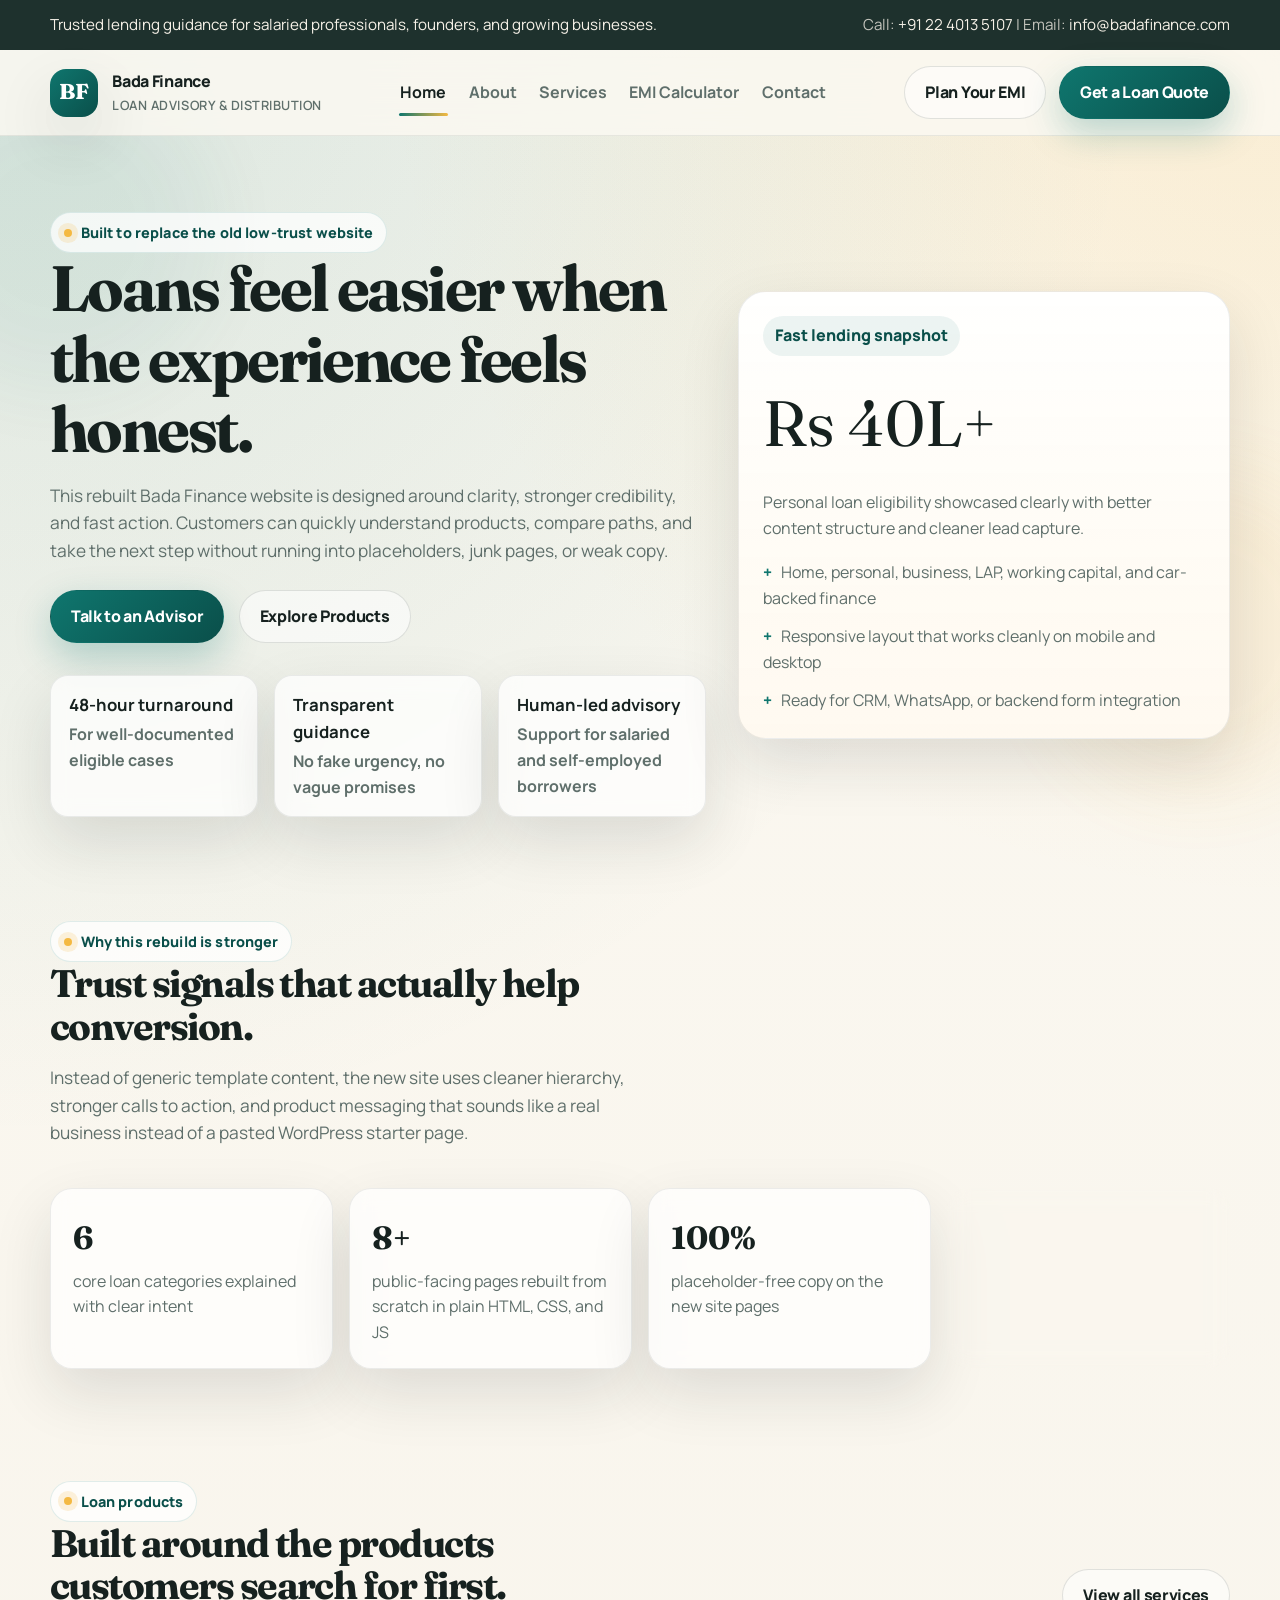
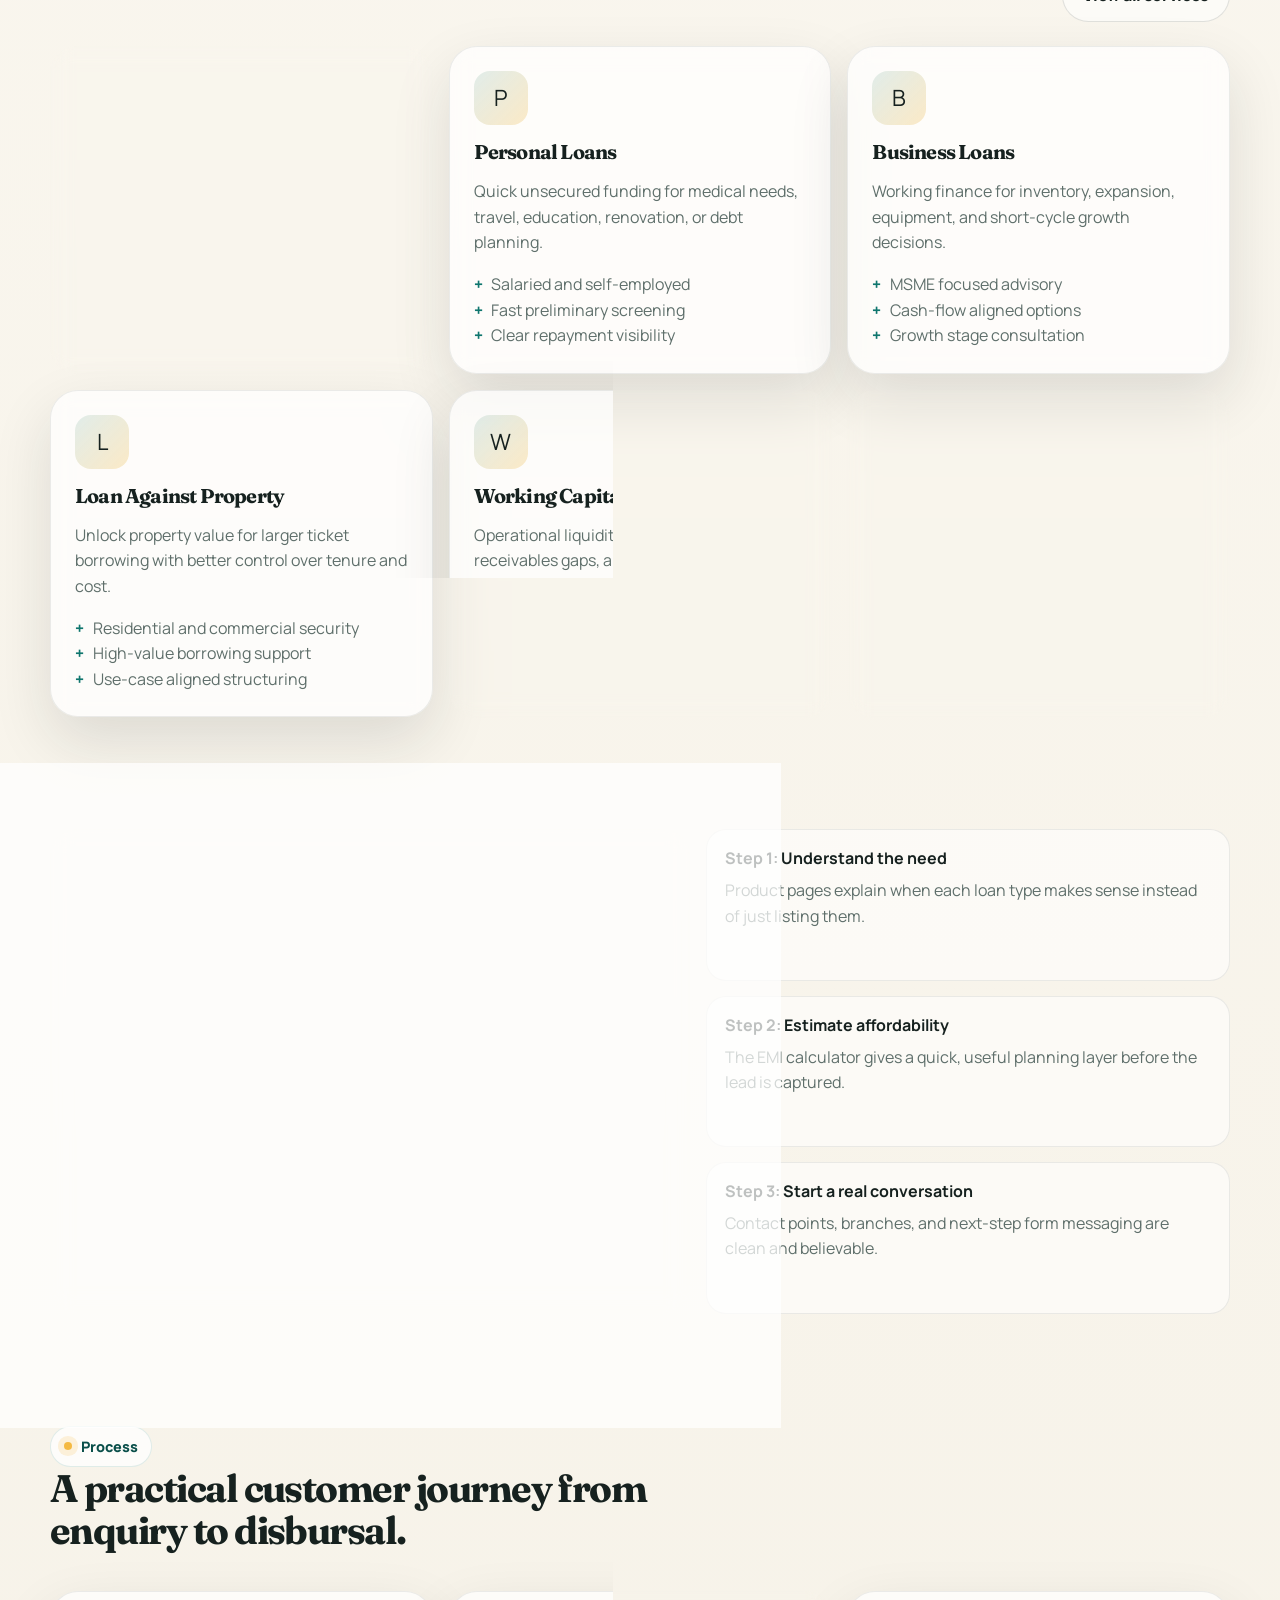
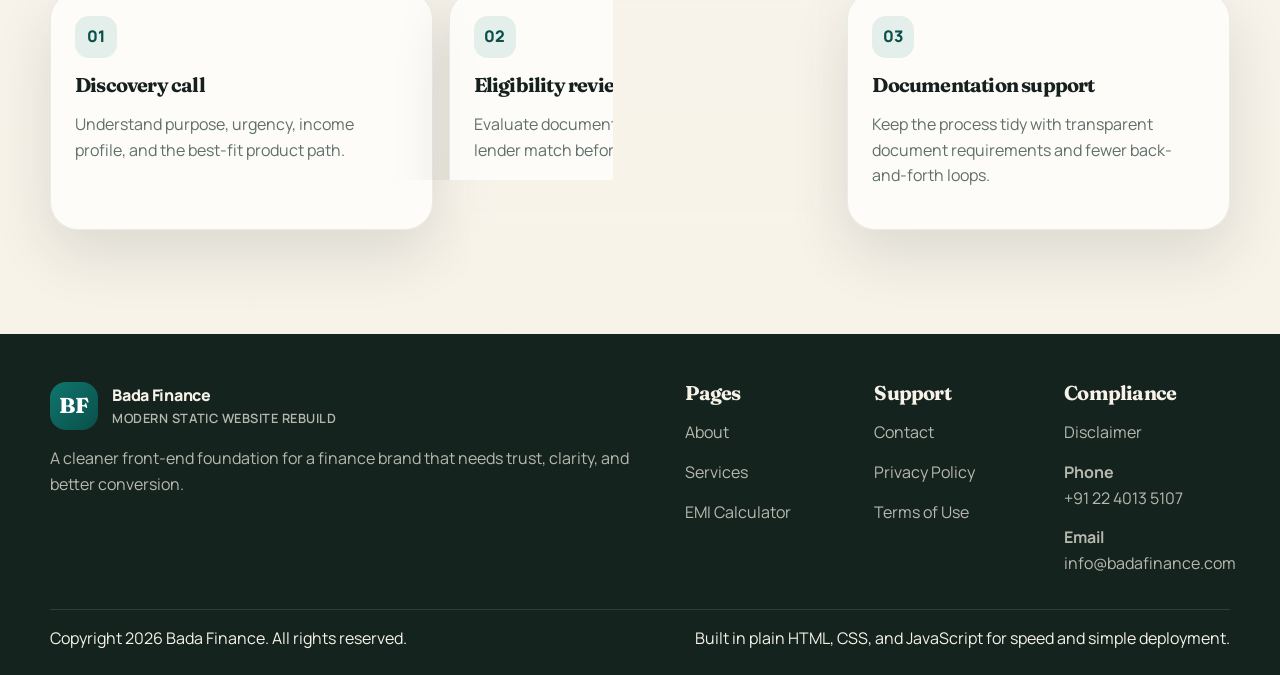
<file: index.html>
<!DOCTYPE html>
<html lang="en">
  <head>
    <meta charset="UTF-8" />
    <meta name="viewport" content="width=device-width, initial-scale=1.0" />
    <title>Bada Finance | Fast, Transparent Loans for Modern India</title>
    <meta
      name="description"
      content="A modern finance website built for trust, speed, and conversion. Explore home loans, personal loans, business finance, loan against property, and working capital support."
    />
    <link rel="stylesheet" href="styles.css" />
    <script src="script.js" defer></script>
  </head>
  <body data-page="home">
    <div class="site-shell">
      <div class="announcement">
        <div class="container">
          <div>Trusted lending guidance for salaried professionals, founders, and growing businesses.</div>
          <div><span>Call:</span> +91 22 4013 5107 <span> | </span> <span>Email:</span> info@badafinance.com</div>
        </div>
      </div>

      <header class="site-header">
        <div class="container nav-wrap">
          <a class="brand" href="index.html" aria-label="Bada Finance home">
            <span class="brand-mark">BF</span>
            <span>
              Bada Finance
              <small>Loan advisory & distribution</small>
            </span>
          </a>

          <nav class="nav-links" aria-label="Primary">
            <a href="index.html" data-nav="home">Home</a>
            <a href="about.html" data-nav="about">About</a>
            <a href="services.html" data-nav="services">Services</a>
            <a href="emi-calculator.html" data-nav="calculator">EMI Calculator</a>
            <a href="contact.html" data-nav="contact">Contact</a>
          </nav>

          <div class="nav-cta">
            <a class="btn btn-secondary" href="emi-calculator.html">Plan Your EMI</a>
            <a class="btn btn-primary" href="contact.html">Get a Loan Quote</a>
            <button class="nav-toggle" type="button" aria-label="Toggle menu" aria-expanded="false">Menu</button>
          </div>
        </div>
      </header>

      <main>
        <section class="hero">
          <div class="container hero-grid">
            <div class="hero-copy">
              <span class="eyebrow">Built to replace the old low-trust website</span>
              <h1>Loans feel easier when the experience feels honest.</h1>
              <p>
                This rebuilt Bada Finance website is designed around clarity, stronger credibility, and fast action.
                Customers can quickly understand products, compare paths, and take the next step without running into
                placeholders, junk pages, or weak copy.
              </p>
              <div class="hero-actions">
                <a class="btn btn-primary" href="contact.html">Talk to an Advisor</a>
                <a class="btn btn-secondary" href="services.html">Explore Products</a>
              </div>

              <div class="trust-strip">
                <div class="pill">
                  <strong>48-hour turnaround</strong>
                  For well-documented eligible cases
                </div>
                <div class="pill">
                  <strong>Transparent guidance</strong>
                  No fake urgency, no vague promises
                </div>
                <div class="pill">
                  <strong>Human-led advisory</strong>
                  Support for salaried and self-employed borrowers
                </div>
              </div>
            </div>

            <aside class="panel hero-panel">
              <div class="hero-badge">Fast lending snapshot</div>
              <div class="metric-large">Rs 40L+</div>
              <p class="muted">Personal loan eligibility showcased clearly with better content structure and cleaner lead capture.</p>
              <ul>
                <li>Home, personal, business, LAP, working capital, and car-backed finance</li>
                <li>Responsive layout that works cleanly on mobile and desktop</li>
                <li>Ready for CRM, WhatsApp, or backend form integration</li>
              </ul>
            </aside>
          </div>
        </section>

        <section class="section">
          <div class="container">
            <div class="section-top">
              <div class="section-copy">
                <span class="eyebrow">Why this rebuild is stronger</span>
                <h2>Trust signals that actually help conversion.</h2>
                <p>
                  Instead of generic template content, the new site uses cleaner hierarchy, stronger calls to action,
                  and product messaging that sounds like a real business instead of a pasted WordPress starter page.
                </p>
              </div>
            </div>

            <div class="stats-grid">
              <div class="metric">
                <strong>6</strong>
                <span>core loan categories explained with clear intent</span>
              </div>
              <div class="metric">
                <strong>8+</strong>
                <span>public-facing pages rebuilt from scratch in plain HTML, CSS, and JS</span>
              </div>
              <div class="metric">
                <strong>100%</strong>
                <span>placeholder-free copy on the new site pages</span>
              </div>
              <div class="metric">
                <strong>1</strong>
                <span>shared design system for easier future maintenance</span>
              </div>
            </div>
          </div>
        </section>

        <section class="section">
          <div class="container">
            <div class="section-top">
              <div class="section-copy">
                <span class="eyebrow">Loan products</span>
                <h2>Built around the products customers search for first.</h2>
              </div>
              <a class="btn btn-secondary" href="services.html">View all services</a>
            </div>

            <div class="service-grid">
              <article class="card">
                <div class="icon">H</div>
                <h3>Home Loans</h3>
                <p>Affordable, structured finance for purchase, resale, balance transfer, and top-up cases.</p>
                <ul>
                  <li>First-time buyers</li>
                  <li>Transfer and top-up guidance</li>
                  <li>Document checklist support</li>
                </ul>
              </article>

              <article class="card">
                <div class="icon">P</div>
                <h3>Personal Loans</h3>
                <p>Quick unsecured funding for medical needs, travel, education, renovation, or debt planning.</p>
                <ul>
                  <li>Salaried and self-employed</li>
                  <li>Fast preliminary screening</li>
                  <li>Clear repayment visibility</li>
                </ul>
              </article>

              <article class="card">
                <div class="icon">B</div>
                <h3>Business Loans</h3>
                <p>Working finance for inventory, expansion, equipment, and short-cycle growth decisions.</p>
                <ul>
                  <li>MSME focused advisory</li>
                  <li>Cash-flow aligned options</li>
                  <li>Growth stage consultation</li>
                </ul>
              </article>

              <article class="card">
                <div class="icon">L</div>
                <h3>Loan Against Property</h3>
                <p>Unlock property value for larger ticket borrowing with better control over tenure and cost.</p>
                <ul>
                  <li>Residential and commercial security</li>
                  <li>High-value borrowing support</li>
                  <li>Use-case aligned structuring</li>
                </ul>
              </article>

              <article class="card">
                <div class="icon">W</div>
                <h3>Working Capital</h3>
                <p>Operational liquidity for payroll, stock, receivables gaps, and day-to-day business rhythm.</p>
                <ul>
                  <li>Short-term cycles</li>
                  <li>Renewal planning</li>
                  <li>Decision-ready documentation</li>
                </ul>
              </article>

              <article class="card">
                <div class="icon">C</div>
                <h3>Car-Backed Loans</h3>
                <p>Raise funds without losing everyday mobility, with clearer product framing and faster next steps.</p>
                <ul>
                  <li>Retain vehicle usage</li>
                  <li>Asset-backed lending path</li>
                  <li>Rapid consultation booking</li>
                </ul>
              </article>
            </div>
          </div>
        </section>

        <section class="section">
          <div class="container feature-grid">
            <div class="panel showcase">
              <div class="showcase-bar">
                <div>
                  <span class="eyebrow">Credit-readiness story</span>
                  <h2>Cleaner decisions, less friction.</h2>
                </div>
                <div class="score-ring">
                  <div>
                    <strong>742</strong>
                    <div class="muted">sample score</div>
                  </div>
                </div>
              </div>
              <p class="muted">
                The old site buried clarity under broken content. This rebuild gives users a straighter path: understand
                products, estimate affordability, then speak to an advisor with confidence.
              </p>
              <div class="kpi-row">
                <div class="kpi">
                  <strong>3-step</strong>
                  enquiry path
                </div>
                <div class="kpi">
                  <strong>Mobile-first</strong>
                  layout behavior
                </div>
                <div class="kpi">
                  <strong>Simple handoff</strong>
                  to CRM or WhatsApp
                </div>
              </div>
            </div>

            <div class="timeline">
              <div class="timeline-item">
                <strong>Step 1: Understand the need</strong>
                <div class="muted">Product pages explain when each loan type makes sense instead of just listing them.</div>
              </div>
              <div class="timeline-item">
                <strong>Step 2: Estimate affordability</strong>
                <div class="muted">The EMI calculator gives a quick, useful planning layer before the lead is captured.</div>
              </div>
              <div class="timeline-item">
                <strong>Step 3: Start a real conversation</strong>
                <div class="muted">Contact points, branches, and next-step form messaging are clean and believable.</div>
              </div>
            </div>
          </div>
        </section>

        <section class="section">
          <div class="container">
            <div class="section-top">
              <div class="section-copy">
                <span class="eyebrow">Process</span>
                <h2>A practical customer journey from enquiry to disbursal.</h2>
              </div>
            </div>

            <div class="process-grid">
              <article class="card">
                <div class="step-number">01</div>
                <h3>Discovery call</h3>
                <p>Understand purpose, urgency, income profile, and the best-fit product path.</p>
              </article>
              <article class="card">
                <div class="step-number">02</div>
                <h3>Eligibility review</h3>
                <p>Evaluate documents, credit position, and lender match before pushing an application.</p>
              </article>
              <article class="card">
                <div class="step-number">03</div>
                <h3>Documentation support</h3>
                <p>Keep the process tidy with transparent document requirements and fewer back-and-forth loops.</p>
              </article>
            </div>
          </div>
        </section>
      </main>

      <footer class="site-footer">
        <div class="container">
          <div class="footer-grid">
            <div>
              <a class="brand" href="index.html">
                <span class="brand-mark">BF</span>
                <span>
                  Bada Finance
                  <small>Modern static website rebuild</small>
                </span>
              </a>
              <p class="muted">
                A cleaner front-end foundation for a finance brand that needs trust, clarity, and better conversion.
              </p>
            </div>

            <div class="footer-links">
              <div>
                <h3>Pages</h3>
                <ul class="footer-list">
                  <li><a href="about.html">About</a></li>
                  <li><a href="services.html">Services</a></li>
                  <li><a href="emi-calculator.html">EMI Calculator</a></li>
                </ul>
              </div>
              <div>
                <h3>Support</h3>
                <ul class="footer-list">
                  <li><a href="contact.html">Contact</a></li>
                  <li><a href="privacy-policy.html">Privacy Policy</a></li>
                  <li><a href="terms-of-use.html">Terms of Use</a></li>
                </ul>
              </div>
              <div>
                <h3>Compliance</h3>
                <ul class="footer-list">
                  <li><a href="disclaimer.html">Disclaimer</a></li>
                  <li><strong>Phone</strong> +91 22 4013 5107</li>
                  <li><strong>Email</strong> info@badafinance.com</li>
                </ul>
              </div>
            </div>
          </div>

          <div class="footer-bottom">
            <div>Copyright <span data-year></span> Bada Finance. All rights reserved.</div>
            <div>Built in plain HTML, CSS, and JavaScript for speed and simple deployment.</div>
          </div>
        </div>
      </footer>
    </div>
  </body>
</html>
</file>
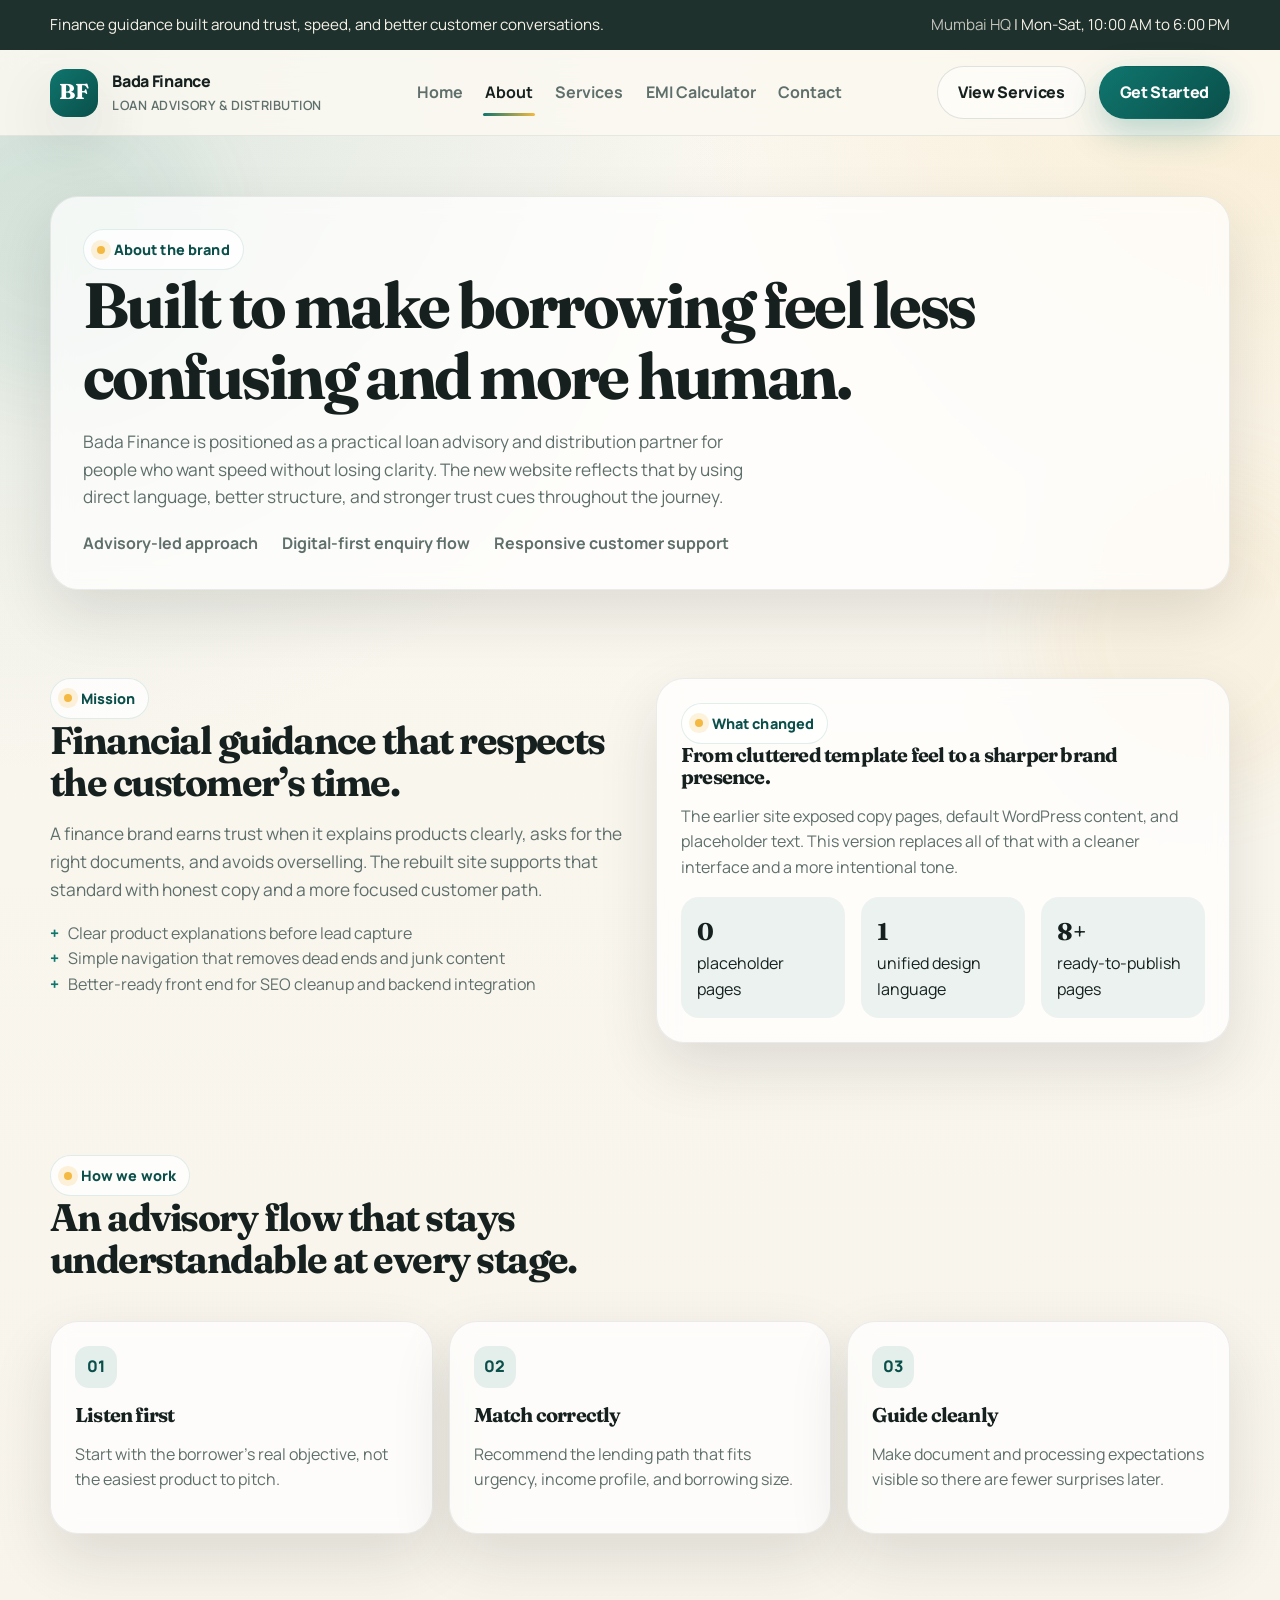
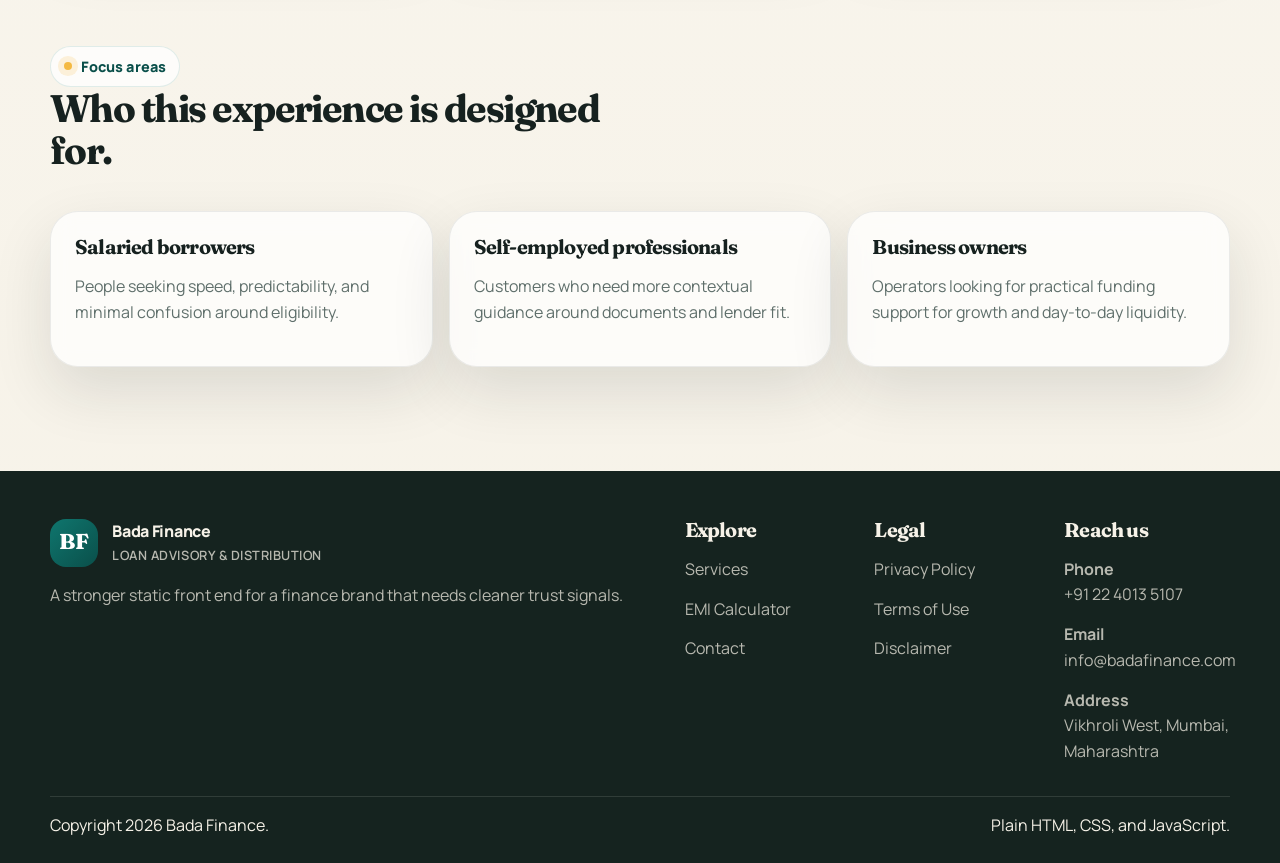
<file: about.html>
<!DOCTYPE html>
<html lang="en">
  <head>
    <meta charset="UTF-8" />
    <meta name="viewport" content="width=device-width, initial-scale=1.0" />
    <title>About Bada Finance | Advisory-First Lending Support</title>
    <meta
      name="description"
      content="Learn about Bada Finance, our advisory-first approach, and how we help customers choose the right borrowing path with more confidence."
    />
    <link rel="stylesheet" href="styles.css" />
    <script src="script.js" defer></script>
  </head>
  <body data-page="about">
    <div class="site-shell">
      <div class="announcement">
        <div class="container">
          <div>Finance guidance built around trust, speed, and better customer conversations.</div>
          <div><span>Mumbai HQ</span> | Mon-Sat, 10:00 AM to 6:00 PM</div>
        </div>
      </div>

      <header class="site-header">
        <div class="container nav-wrap">
          <a class="brand" href="index.html">
            <span class="brand-mark">BF</span>
            <span>
              Bada Finance
              <small>Loan advisory & distribution</small>
            </span>
          </a>
          <nav class="nav-links" aria-label="Primary">
            <a href="index.html" data-nav="home">Home</a>
            <a href="about.html" data-nav="about">About</a>
            <a href="services.html" data-nav="services">Services</a>
            <a href="emi-calculator.html" data-nav="calculator">EMI Calculator</a>
            <a href="contact.html" data-nav="contact">Contact</a>
          </nav>
          <div class="nav-cta">
            <a class="btn btn-secondary" href="services.html">View Services</a>
            <a class="btn btn-primary" href="contact.html">Get Started</a>
            <button class="nav-toggle" type="button" aria-label="Toggle menu" aria-expanded="false">Menu</button>
          </div>
        </div>
      </header>

      <main>
        <section class="page-hero">
          <div class="container">
            <div class="panel">
              <span class="eyebrow">About the brand</span>
              <h1>Built to make borrowing feel less confusing and more human.</h1>
              <p>
                Bada Finance is positioned as a practical loan advisory and distribution partner for people who want
                speed without losing clarity. The new website reflects that by using direct language, better structure,
                and stronger trust cues throughout the journey.
              </p>
              <div class="meta-row">
                <div>Advisory-led approach</div>
                <div>Digital-first enquiry flow</div>
                <div>Responsive customer support</div>
              </div>
            </div>
          </div>
        </section>

        <section class="section">
          <div class="container split-grid">
            <div class="section-copy">
              <span class="eyebrow">Mission</span>
              <h2>Financial guidance that respects the customer’s time.</h2>
              <p>
                A finance brand earns trust when it explains products clearly, asks for the right documents, and avoids
                overselling. The rebuilt site supports that standard with honest copy and a more focused customer path.
              </p>
              <ul class="check-list">
                <li>Clear product explanations before lead capture</li>
                <li>Simple navigation that removes dead ends and junk content</li>
                <li>Better-ready front end for SEO cleanup and backend integration</li>
              </ul>
            </div>

            <div class="panel card">
              <span class="eyebrow">What changed</span>
              <h3>From cluttered template feel to a sharper brand presence.</h3>
              <p>
                The earlier site exposed copy pages, default WordPress content, and placeholder text. This version
                replaces all of that with a cleaner interface and a more intentional tone.
              </p>
              <div class="kpi-row">
                <div class="kpi">
                  <strong>0</strong>
                  placeholder pages
                </div>
                <div class="kpi">
                  <strong>1</strong>
                  unified design language
                </div>
                <div class="kpi">
                  <strong>8+</strong>
                  ready-to-publish pages
                </div>
              </div>
            </div>
          </div>
        </section>

        <section class="section">
          <div class="container">
            <div class="section-top">
              <div class="section-copy">
                <span class="eyebrow">How we work</span>
                <h2>An advisory flow that stays understandable at every stage.</h2>
              </div>
            </div>

            <div class="story-grid">
              <article class="card">
                <div class="step-number">01</div>
                <h3>Listen first</h3>
                <p>Start with the borrower’s real objective, not the easiest product to pitch.</p>
              </article>
              <article class="card">
                <div class="step-number">02</div>
                <h3>Match correctly</h3>
                <p>Recommend the lending path that fits urgency, income profile, and borrowing size.</p>
              </article>
              <article class="card">
                <div class="step-number">03</div>
                <h3>Guide cleanly</h3>
                <p>Make document and processing expectations visible so there are fewer surprises later.</p>
              </article>
            </div>
          </div>
        </section>

        <section class="section">
          <div class="container">
            <div class="section-top">
              <div class="section-copy">
                <span class="eyebrow">Focus areas</span>
                <h2>Who this experience is designed for.</h2>
              </div>
            </div>
            <div class="insight-grid">
              <article class="card">
                <h3>Salaried borrowers</h3>
                <p>People seeking speed, predictability, and minimal confusion around eligibility.</p>
              </article>
              <article class="card">
                <h3>Self-employed professionals</h3>
                <p>Customers who need more contextual guidance around documents and lender fit.</p>
              </article>
              <article class="card">
                <h3>Business owners</h3>
                <p>Operators looking for practical funding support for growth and day-to-day liquidity.</p>
              </article>
            </div>
          </div>
        </section>
      </main>

      <footer class="site-footer">
        <div class="container">
          <div class="footer-grid">
            <div>
              <a class="brand" href="index.html">
                <span class="brand-mark">BF</span>
                <span>
                  Bada Finance
                  <small>Loan advisory & distribution</small>
                </span>
              </a>
              <p class="muted">A stronger static front end for a finance brand that needs cleaner trust signals.</p>
            </div>
            <div class="footer-links">
              <div>
                <h3>Explore</h3>
                <ul class="footer-list">
                  <li><a href="services.html">Services</a></li>
                  <li><a href="emi-calculator.html">EMI Calculator</a></li>
                  <li><a href="contact.html">Contact</a></li>
                </ul>
              </div>
              <div>
                <h3>Legal</h3>
                <ul class="footer-list">
                  <li><a href="privacy-policy.html">Privacy Policy</a></li>
                  <li><a href="terms-of-use.html">Terms of Use</a></li>
                  <li><a href="disclaimer.html">Disclaimer</a></li>
                </ul>
              </div>
              <div>
                <h3>Reach us</h3>
                <ul class="footer-list">
                  <li><strong>Phone</strong> +91 22 4013 5107</li>
                  <li><strong>Email</strong> info@badafinance.com</li>
                  <li><strong>Address</strong> Vikhroli West, Mumbai, Maharashtra</li>
                </ul>
              </div>
            </div>
          </div>
          <div class="footer-bottom">
            <div>Copyright <span data-year></span> Bada Finance.</div>
            <div>Plain HTML, CSS, and JavaScript.</div>
          </div>
        </div>
      </footer>
    </div>
  </body>
</html>
</file>
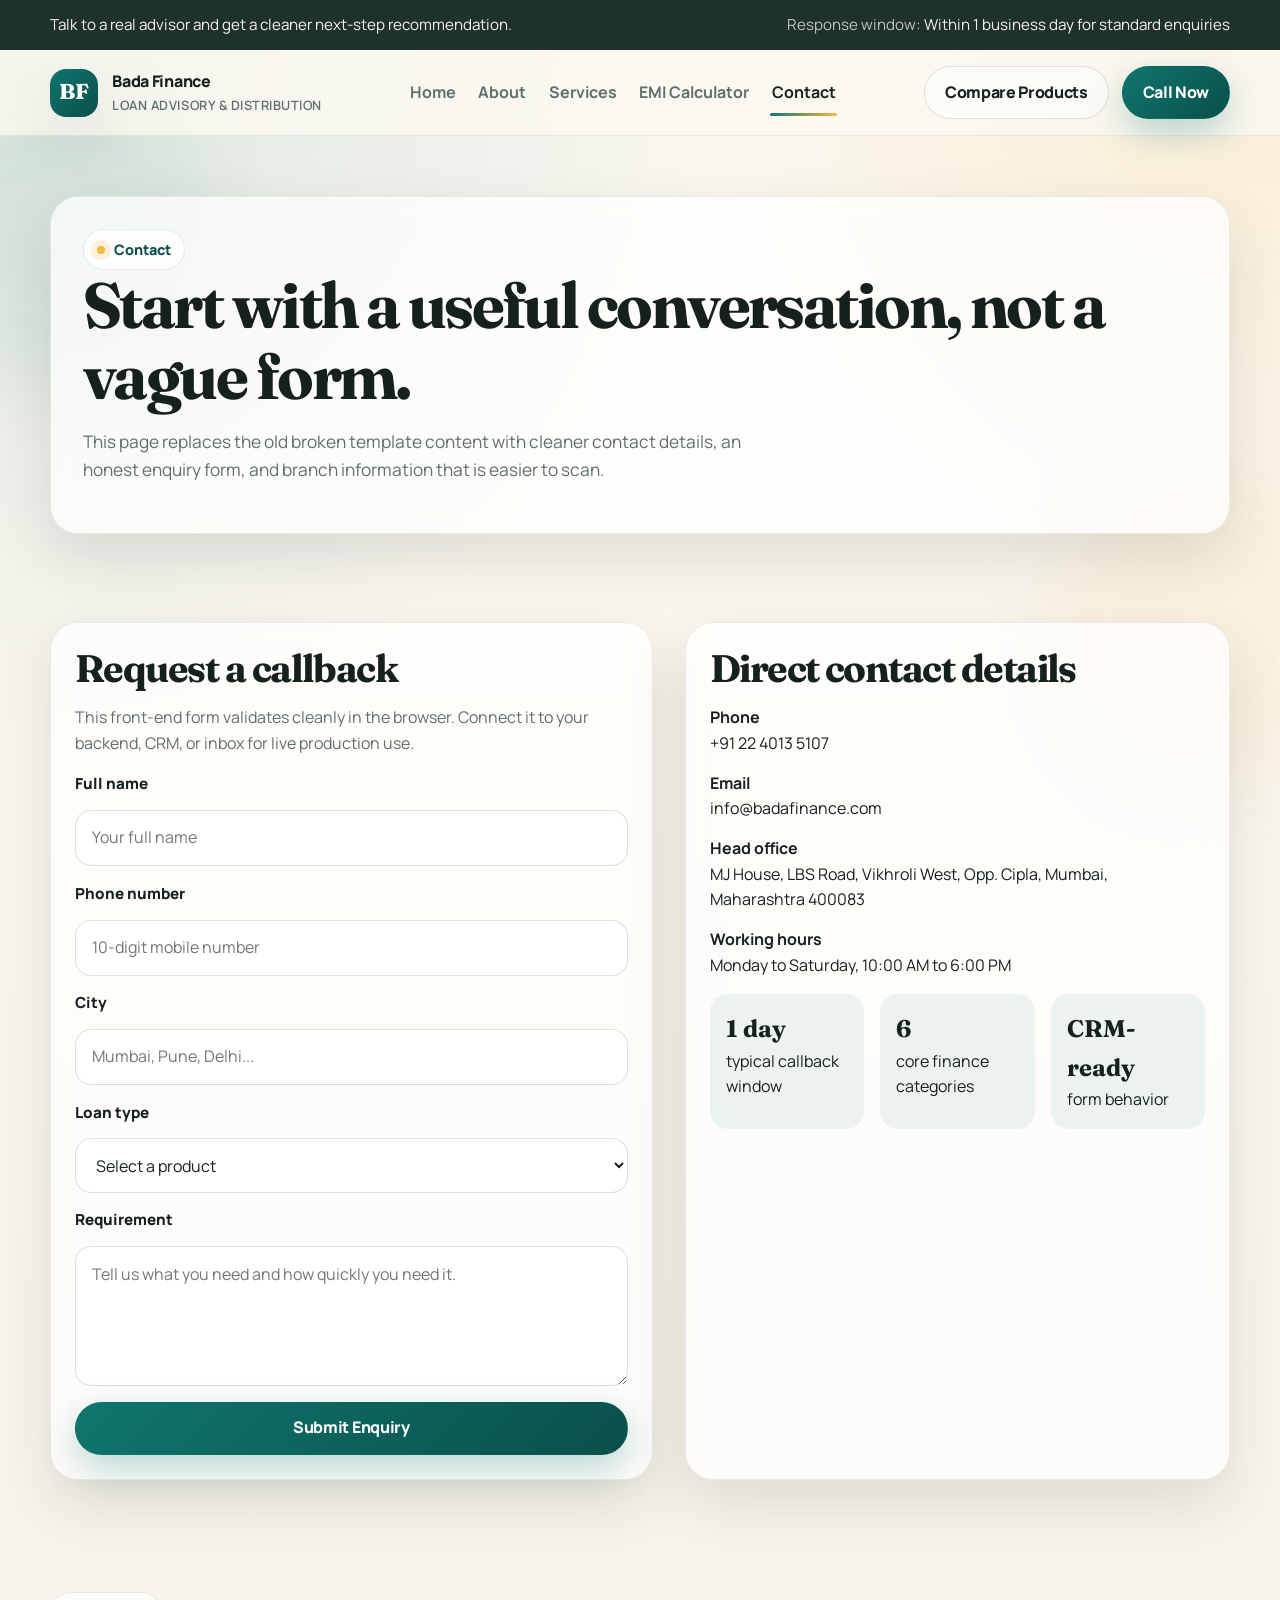
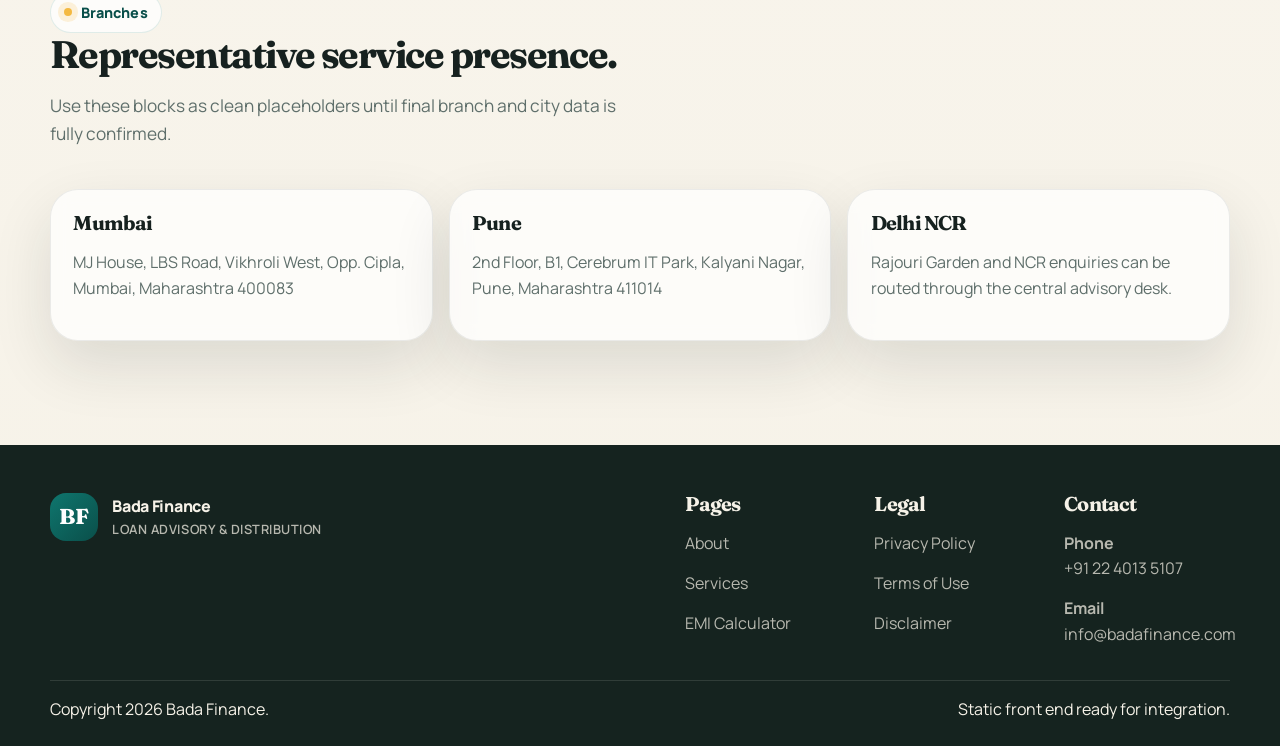
<file: contact.html>
<!DOCTYPE html>
<html lang="en">
  <head>
    <meta charset="UTF-8" />
    <meta name="viewport" content="width=device-width, initial-scale=1.0" />
    <title>Contact Bada Finance | Talk to a Loan Advisor</title>
    <meta
      name="description"
      content="Reach Bada Finance for home loan, personal loan, business loan, LAP, and working capital guidance. Contact our advisors or send an enquiry."
    />
    <link rel="stylesheet" href="styles.css" />
    <script src="script.js" defer></script>
  </head>
  <body data-page="contact">
    <div class="site-shell">
      <div class="announcement">
        <div class="container">
          <div>Talk to a real advisor and get a cleaner next-step recommendation.</div>
          <div><span>Response window:</span> Within 1 business day for standard enquiries</div>
        </div>
      </div>

      <header class="site-header">
        <div class="container nav-wrap">
          <a class="brand" href="index.html">
            <span class="brand-mark">BF</span>
            <span>
              Bada Finance
              <small>Loan advisory & distribution</small>
            </span>
          </a>
          <nav class="nav-links" aria-label="Primary">
            <a href="index.html" data-nav="home">Home</a>
            <a href="about.html" data-nav="about">About</a>
            <a href="services.html" data-nav="services">Services</a>
            <a href="emi-calculator.html" data-nav="calculator">EMI Calculator</a>
            <a href="contact.html" data-nav="contact">Contact</a>
          </nav>
          <div class="nav-cta">
            <a class="btn btn-secondary" href="services.html">Compare Products</a>
            <a class="btn btn-primary" href="tel:+912240135107">Call Now</a>
            <button class="nav-toggle" type="button" aria-label="Toggle menu" aria-expanded="false">Menu</button>
          </div>
        </div>
      </header>

      <main>
        <section class="page-hero">
          <div class="container">
            <div class="panel">
              <span class="eyebrow">Contact</span>
              <h1>Start with a useful conversation, not a vague form.</h1>
              <p>
                This page replaces the old broken template content with cleaner contact details, an honest enquiry form,
                and branch information that is easier to scan.
              </p>
            </div>
          </div>
        </section>

        <section class="section">
          <div class="container contact-grid">
            <div class="panel form-card">
              <h2>Request a callback</h2>
              <p class="muted">
                This front-end form validates cleanly in the browser. Connect it to your backend, CRM, or inbox for
                live production use.
              </p>

              <form data-contact-form novalidate>
                <div class="form-row">
                  <label for="name">Full name</label>
                  <input id="name" name="name" type="text" placeholder="Your full name" />
                </div>
                <div class="form-row">
                  <label for="phone">Phone number</label>
                  <input id="phone" name="phone" type="tel" placeholder="10-digit mobile number" />
                </div>
                <div class="form-row">
                  <label for="city">City</label>
                  <input id="city" name="city" type="text" placeholder="Mumbai, Pune, Delhi..." />
                </div>
                <div class="form-row">
                  <label for="loanType">Loan type</label>
                  <select id="loanType" name="loanType">
                    <option value="">Select a product</option>
                    <option>Home Loan</option>
                    <option>Personal Loan</option>
                    <option>Business Loan</option>
                    <option>Loan Against Property</option>
                    <option>Working Capital Loan</option>
                    <option>Car-Backed Loan</option>
                  </select>
                </div>
                <div class="form-row">
                  <label for="message">Requirement</label>
                  <textarea id="message" name="message" placeholder="Tell us what you need and how quickly you need it."></textarea>
                </div>
                <button class="btn btn-primary btn-block" type="submit">Submit Enquiry</button>
                <div class="form-message" aria-live="polite"></div>
              </form>
            </div>

            <div class="panel info-card">
              <h2>Direct contact details</h2>
              <ul class="contact-list">
                <li>
                  <strong>Phone</strong>
                  +91 22 4013 5107
                </li>
                <li>
                  <strong>Email</strong>
                  info@badafinance.com
                </li>
                <li>
                  <strong>Head office</strong>
                  MJ House, LBS Road, Vikhroli West, Opp. Cipla, Mumbai, Maharashtra 400083
                </li>
                <li>
                  <strong>Working hours</strong>
                  Monday to Saturday, 10:00 AM to 6:00 PM
                </li>
              </ul>

              <div class="kpi-row">
                <div class="kpi">
                  <strong>1 day</strong>
                  typical callback window
                </div>
                <div class="kpi">
                  <strong>6</strong>
                  core finance categories
                </div>
                <div class="kpi">
                  <strong>CRM-ready</strong>
                  form behavior
                </div>
              </div>
            </div>
          </div>
        </section>

        <section class="section">
          <div class="container">
            <div class="section-top">
              <div class="section-copy">
                <span class="eyebrow">Branches</span>
                <h2>Representative service presence.</h2>
                <p>Use these blocks as clean placeholders until final branch and city data is fully confirmed.</p>
              </div>
            </div>

            <div class="branch-grid">
              <article class="branch-card">
                <h3>Mumbai</h3>
                <p class="muted">MJ House, LBS Road, Vikhroli West, Opp. Cipla, Mumbai, Maharashtra 400083</p>
              </article>
              <article class="branch-card">
                <h3>Pune</h3>
                <p class="muted">2nd Floor, B1, Cerebrum IT Park, Kalyani Nagar, Pune, Maharashtra 411014</p>
              </article>
              <article class="branch-card">
                <h3>Delhi NCR</h3>
                <p class="muted">Rajouri Garden and NCR enquiries can be routed through the central advisory desk.</p>
              </article>
            </div>
          </div>
        </section>
      </main>

      <footer class="site-footer">
        <div class="container">
          <div class="footer-grid">
            <div>
              <a class="brand" href="index.html">
                <span class="brand-mark">BF</span>
                <span>
                  Bada Finance
                  <small>Loan advisory & distribution</small>
                </span>
              </a>
            </div>
            <div class="footer-links">
              <div>
                <h3>Pages</h3>
                <ul class="footer-list">
                  <li><a href="about.html">About</a></li>
                  <li><a href="services.html">Services</a></li>
                  <li><a href="emi-calculator.html">EMI Calculator</a></li>
                </ul>
              </div>
              <div>
                <h3>Legal</h3>
                <ul class="footer-list">
                  <li><a href="privacy-policy.html">Privacy Policy</a></li>
                  <li><a href="terms-of-use.html">Terms of Use</a></li>
                  <li><a href="disclaimer.html">Disclaimer</a></li>
                </ul>
              </div>
              <div>
                <h3>Contact</h3>
                <ul class="footer-list">
                  <li><strong>Phone</strong> +91 22 4013 5107</li>
                  <li><strong>Email</strong> info@badafinance.com</li>
                </ul>
              </div>
            </div>
          </div>
          <div class="footer-bottom">
            <div>Copyright <span data-year></span> Bada Finance.</div>
            <div>Static front end ready for integration.</div>
          </div>
        </div>
      </footer>
    </div>
  </body>
</html>
</file>
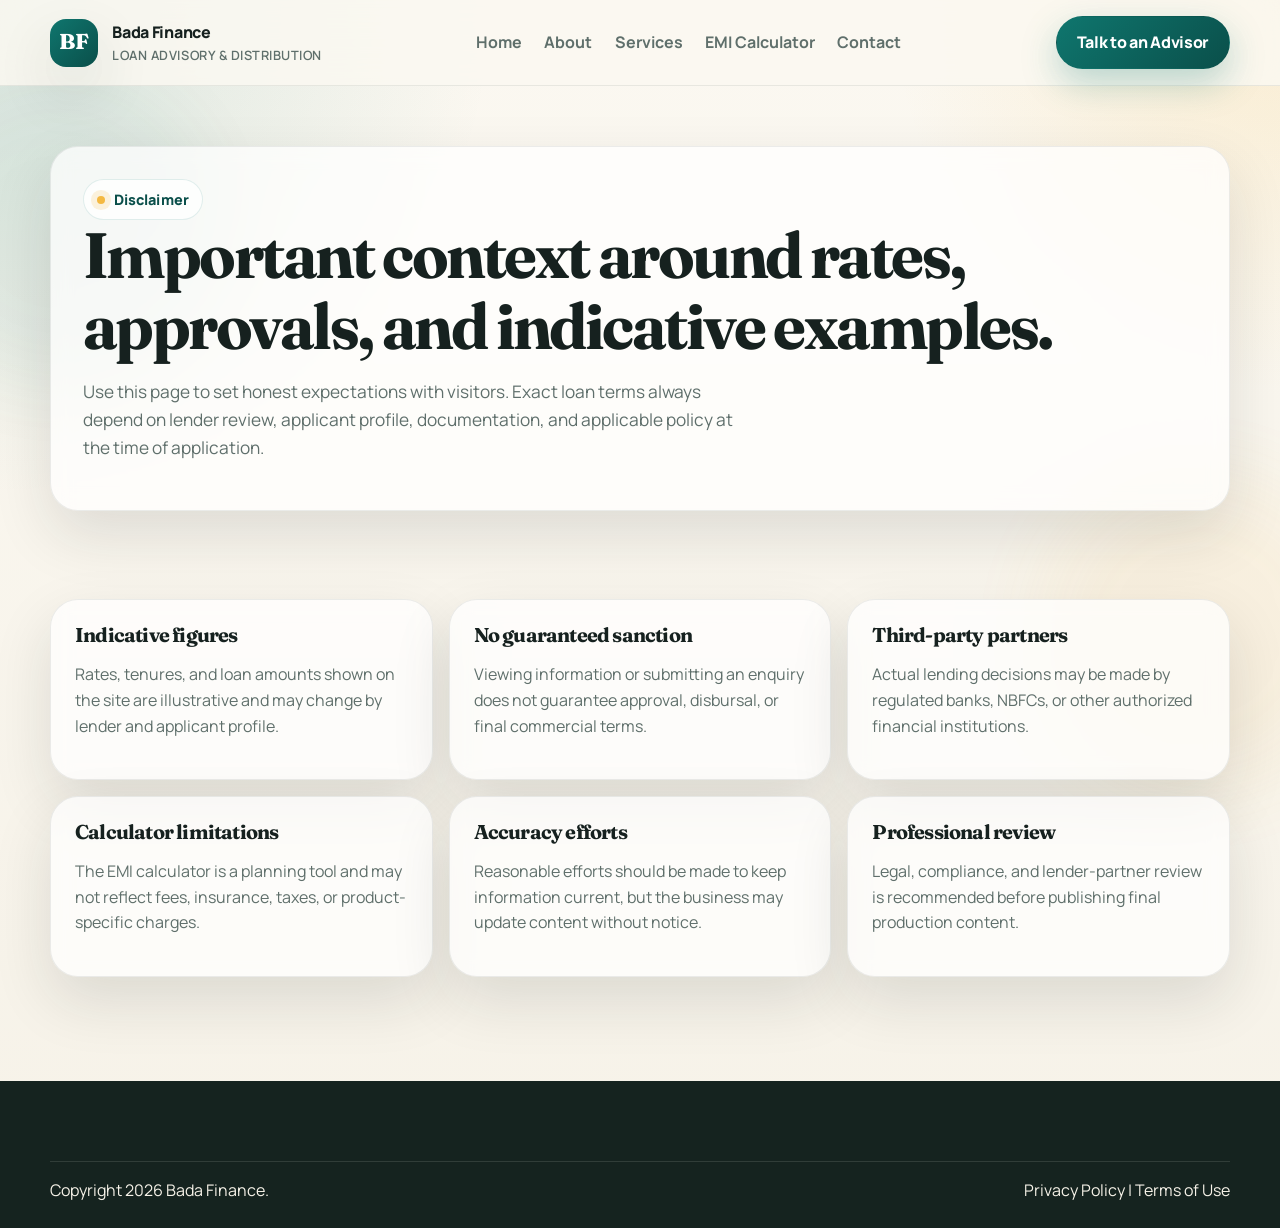
<file: disclaimer.html>
<!DOCTYPE html>
<html lang="en">
  <head>
    <meta charset="UTF-8" />
    <meta name="viewport" content="width=device-width, initial-scale=1.0" />
    <title>Disclaimer | Bada Finance</title>
    <meta
      name="description"
      content="Read the Bada Finance disclaimer regarding informational content, indicative terms, and lender-led approval decisions."
    />
    <link rel="stylesheet" href="styles.css" />
    <script src="script.js" defer></script>
  </head>
  <body data-page="disclaimer">
    <div class="site-shell">
      <header class="site-header">
        <div class="container nav-wrap">
          <a class="brand" href="index.html">
            <span class="brand-mark">BF</span>
            <span>
              Bada Finance
              <small>Loan advisory & distribution</small>
            </span>
          </a>
          <nav class="nav-links" aria-label="Primary">
            <a href="index.html" data-nav="home">Home</a>
            <a href="about.html" data-nav="about">About</a>
            <a href="services.html" data-nav="services">Services</a>
            <a href="emi-calculator.html" data-nav="calculator">EMI Calculator</a>
            <a href="contact.html" data-nav="contact">Contact</a>
          </nav>
          <div class="nav-cta">
            <a class="btn btn-primary" href="contact.html">Talk to an Advisor</a>
            <button class="nav-toggle" type="button" aria-label="Toggle menu" aria-expanded="false">Menu</button>
          </div>
        </div>
      </header>

      <main>
        <section class="page-hero">
          <div class="container">
            <div class="panel">
              <span class="eyebrow">Disclaimer</span>
              <h1>Important context around rates, approvals, and indicative examples.</h1>
              <p>
                Use this page to set honest expectations with visitors. Exact loan terms always depend on lender review,
                applicant profile, documentation, and applicable policy at the time of application.
              </p>
            </div>
          </div>
        </section>

        <section class="section">
          <div class="container legal-grid">
            <article class="card">
              <h3>Indicative figures</h3>
              <p>Rates, tenures, and loan amounts shown on the site are illustrative and may change by lender and applicant profile.</p>
            </article>
            <article class="card">
              <h3>No guaranteed sanction</h3>
              <p>Viewing information or submitting an enquiry does not guarantee approval, disbursal, or final commercial terms.</p>
            </article>
            <article class="card">
              <h3>Third-party partners</h3>
              <p>Actual lending decisions may be made by regulated banks, NBFCs, or other authorized financial institutions.</p>
            </article>
            <article class="card">
              <h3>Calculator limitations</h3>
              <p>The EMI calculator is a planning tool and may not reflect fees, insurance, taxes, or product-specific charges.</p>
            </article>
            <article class="card">
              <h3>Accuracy efforts</h3>
              <p>Reasonable efforts should be made to keep information current, but the business may update content without notice.</p>
            </article>
            <article class="card">
              <h3>Professional review</h3>
              <p>Legal, compliance, and lender-partner review is recommended before publishing final production content.</p>
            </article>
          </div>
        </section>
      </main>

      <footer class="site-footer">
        <div class="container">
          <div class="footer-bottom">
            <div>Copyright <span data-year></span> Bada Finance.</div>
            <div><a href="privacy-policy.html">Privacy Policy</a> | <a href="terms-of-use.html">Terms of Use</a></div>
          </div>
        </div>
      </footer>
    </div>
  </body>
</html>
</file>
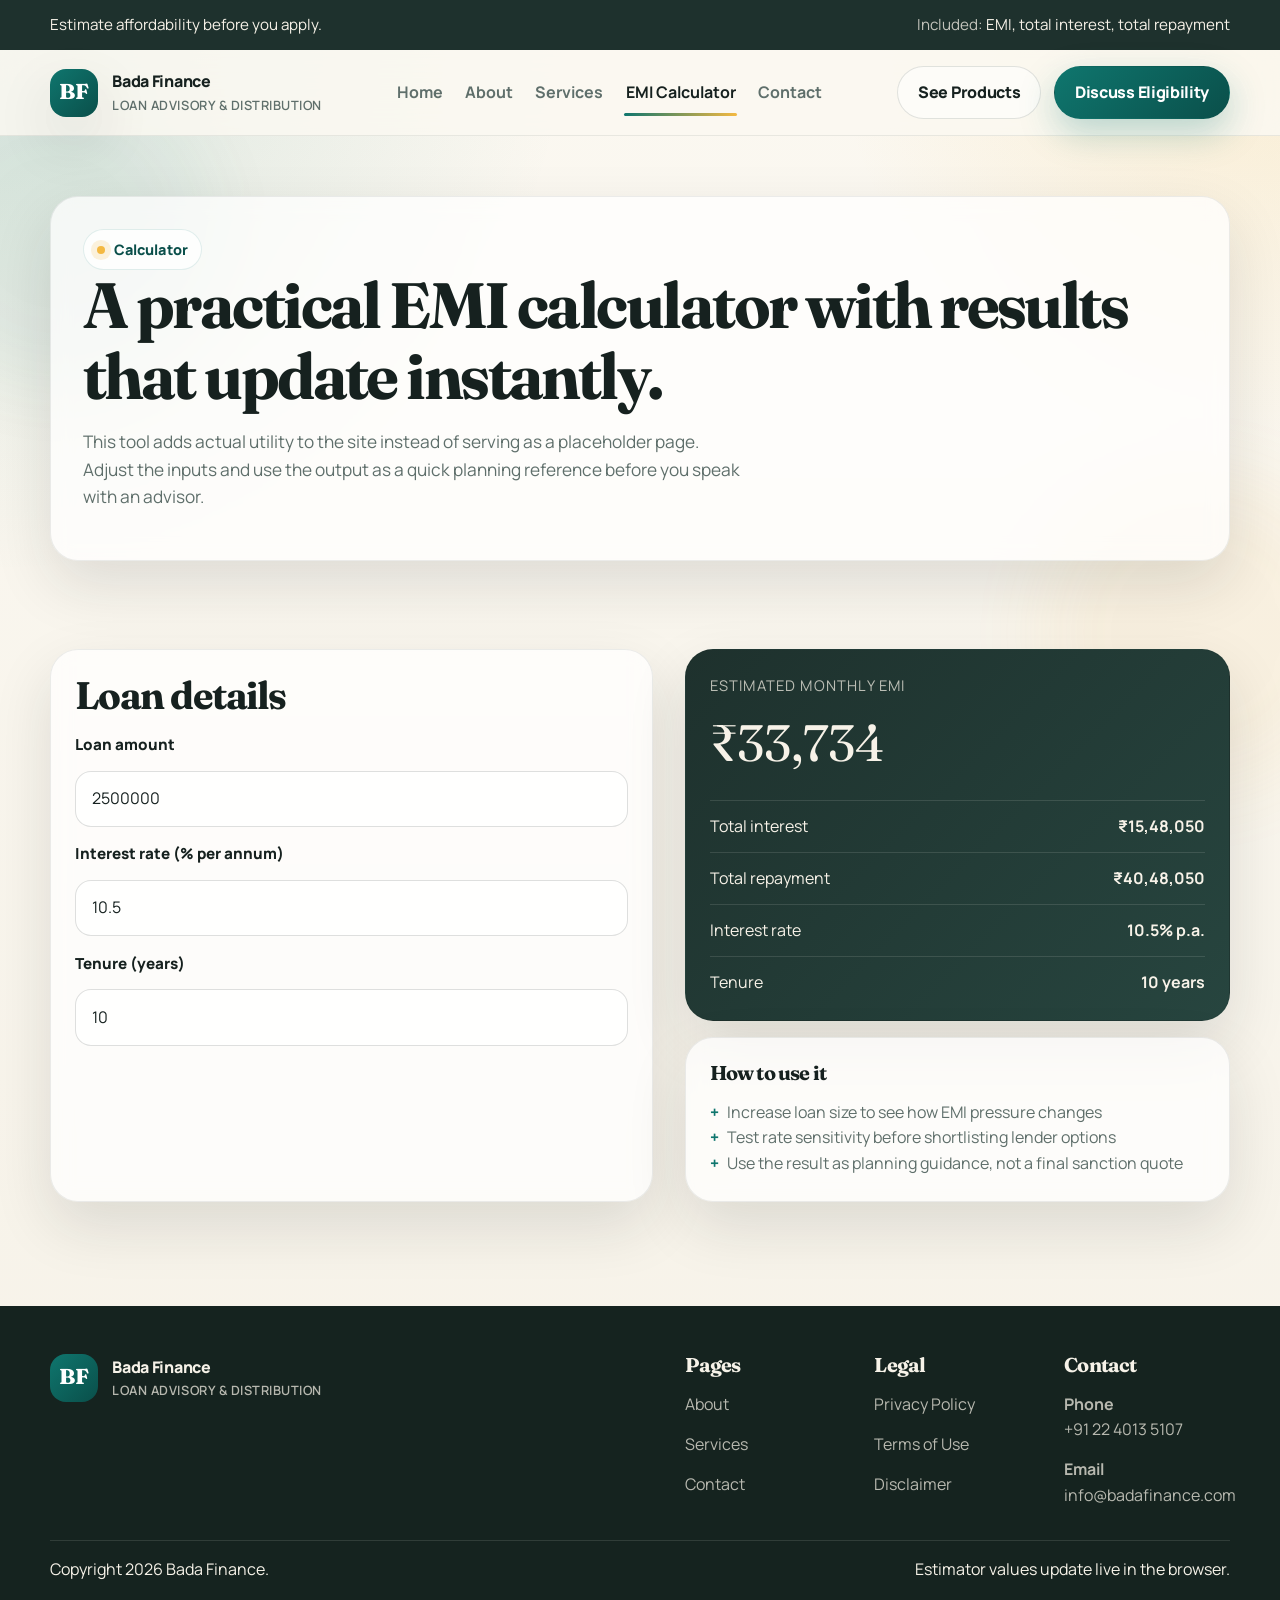
<file: emi-calculator.html>
<!DOCTYPE html>
<html lang="en">
  <head>
    <meta charset="UTF-8" />
    <meta name="viewport" content="width=device-width, initial-scale=1.0" />
    <title>EMI Calculator | Plan Monthly Loan Repayments</title>
    <meta
      name="description"
      content="Use the Bada Finance EMI calculator to estimate your monthly instalment, total repayment, and interest cost in seconds."
    />
    <link rel="stylesheet" href="styles.css" />
    <script src="script.js" defer></script>
  </head>
  <body data-page="calculator">
    <div class="site-shell">
      <div class="announcement">
        <div class="container">
          <div>Estimate affordability before you apply.</div>
          <div><span>Included:</span> EMI, total interest, total repayment</div>
        </div>
      </div>

      <header class="site-header">
        <div class="container nav-wrap">
          <a class="brand" href="index.html">
            <span class="brand-mark">BF</span>
            <span>
              Bada Finance
              <small>Loan advisory & distribution</small>
            </span>
          </a>
          <nav class="nav-links" aria-label="Primary">
            <a href="index.html" data-nav="home">Home</a>
            <a href="about.html" data-nav="about">About</a>
            <a href="services.html" data-nav="services">Services</a>
            <a href="emi-calculator.html" data-nav="calculator">EMI Calculator</a>
            <a href="contact.html" data-nav="contact">Contact</a>
          </nav>
          <div class="nav-cta">
            <a class="btn btn-secondary" href="services.html">See Products</a>
            <a class="btn btn-primary" href="contact.html">Discuss Eligibility</a>
            <button class="nav-toggle" type="button" aria-label="Toggle menu" aria-expanded="false">Menu</button>
          </div>
        </div>
      </header>

      <main>
        <section class="page-hero">
          <div class="container">
            <div class="panel">
              <span class="eyebrow">Calculator</span>
              <h1>A practical EMI calculator with results that update instantly.</h1>
              <p>
                This tool adds actual utility to the site instead of serving as a placeholder page. Adjust the inputs
                and use the output as a quick planning reference before you speak with an advisor.
              </p>
            </div>
          </div>
        </section>

        <section class="section">
          <div class="container calculator-grid">
            <div class="panel calculator-card">
              <h2>Loan details</h2>
              <form data-calculator-form>
                <div class="form-row">
                  <label for="loanAmount">Loan amount</label>
                  <input id="loanAmount" type="number" min="50000" step="10000" value="2500000" />
                </div>
                <div class="form-row">
                  <label for="interestRate">Interest rate (% per annum)</label>
                  <input id="interestRate" type="number" min="1" max="36" step="0.1" value="10.5" />
                </div>
                <div class="form-row">
                  <label for="tenureYears">Tenure (years)</label>
                  <input id="tenureYears" type="number" min="1" max="30" step="1" value="10" />
                </div>
              </form>
            </div>

            <div class="calculator-figure">
              <div class="result-card panel">
                <div class="result-label">Estimated monthly EMI</div>
                <div class="result-value" data-output="emi">Rs 0</div>
                <div class="breakup">
                  <div class="breakup-item">
                    <span>Total interest</span>
                    <strong data-output="interest">Rs 0</strong>
                  </div>
                  <div class="breakup-item">
                    <span>Total repayment</span>
                    <strong data-output="total">Rs 0</strong>
                  </div>
                  <div class="breakup-item">
                    <span>Interest rate</span>
                    <strong data-output="rate">0%</strong>
                  </div>
                  <div class="breakup-item">
                    <span>Tenure</span>
                    <strong data-output="tenure">0 years</strong>
                  </div>
                </div>
              </div>

              <div class="panel card">
                <h3>How to use it</h3>
                <ul class="check-list">
                  <li>Increase loan size to see how EMI pressure changes</li>
                  <li>Test rate sensitivity before shortlisting lender options</li>
                  <li>Use the result as planning guidance, not a final sanction quote</li>
                </ul>
              </div>
            </div>
          </div>
        </section>
      </main>

      <footer class="site-footer">
        <div class="container">
          <div class="footer-grid">
            <div>
              <a class="brand" href="index.html">
                <span class="brand-mark">BF</span>
                <span>
                  Bada Finance
                  <small>Loan advisory & distribution</small>
                </span>
              </a>
            </div>
            <div class="footer-links">
              <div>
                <h3>Pages</h3>
                <ul class="footer-list">
                  <li><a href="about.html">About</a></li>
                  <li><a href="services.html">Services</a></li>
                  <li><a href="contact.html">Contact</a></li>
                </ul>
              </div>
              <div>
                <h3>Legal</h3>
                <ul class="footer-list">
                  <li><a href="privacy-policy.html">Privacy Policy</a></li>
                  <li><a href="terms-of-use.html">Terms of Use</a></li>
                  <li><a href="disclaimer.html">Disclaimer</a></li>
                </ul>
              </div>
              <div>
                <h3>Contact</h3>
                <ul class="footer-list">
                  <li><strong>Phone</strong> +91 22 4013 5107</li>
                  <li><strong>Email</strong> info@badafinance.com</li>
                </ul>
              </div>
            </div>
          </div>
          <div class="footer-bottom">
            <div>Copyright <span data-year></span> Bada Finance.</div>
            <div>Estimator values update live in the browser.</div>
          </div>
        </div>
      </footer>
    </div>
  </body>
</html>
</file>
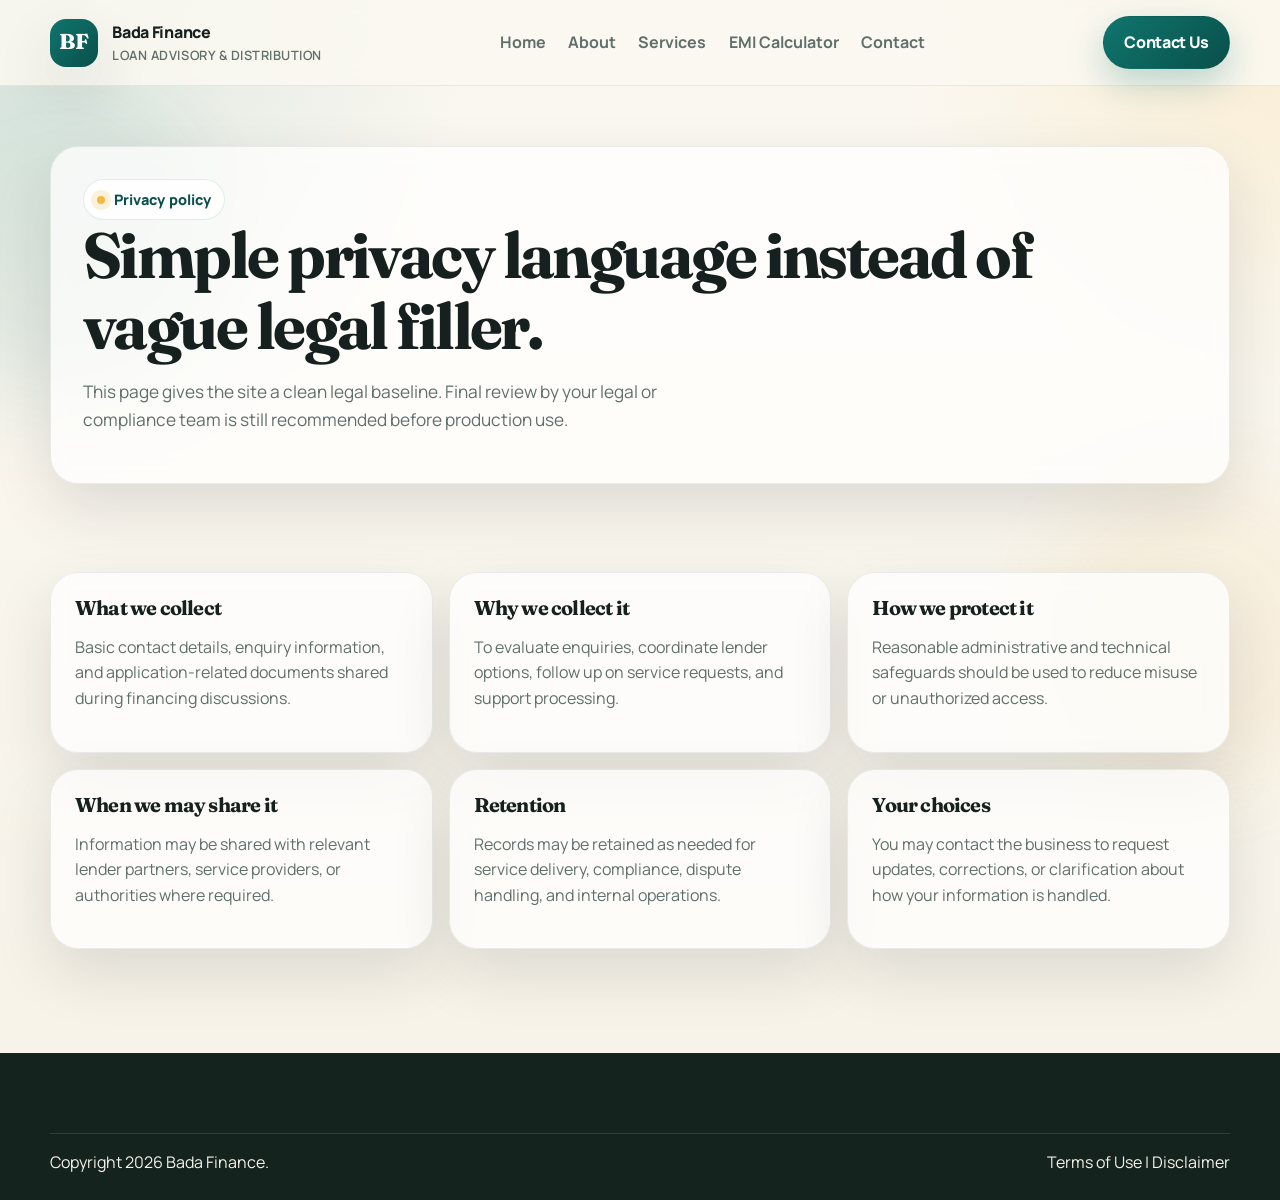
<file: privacy-policy.html>
<!DOCTYPE html>
<html lang="en">
  <head>
    <meta charset="UTF-8" />
    <meta name="viewport" content="width=device-width, initial-scale=1.0" />
    <title>Privacy Policy | Bada Finance</title>
    <meta
      name="description"
      content="Read the Bada Finance privacy policy for a clear overview of how customer information is collected, used, stored, and protected."
    />
    <link rel="stylesheet" href="styles.css" />
    <script src="script.js" defer></script>
  </head>
  <body data-page="privacy">
    <div class="site-shell">
      <header class="site-header">
        <div class="container nav-wrap">
          <a class="brand" href="index.html">
            <span class="brand-mark">BF</span>
            <span>
              Bada Finance
              <small>Loan advisory & distribution</small>
            </span>
          </a>
          <nav class="nav-links" aria-label="Primary">
            <a href="index.html" data-nav="home">Home</a>
            <a href="about.html" data-nav="about">About</a>
            <a href="services.html" data-nav="services">Services</a>
            <a href="emi-calculator.html" data-nav="calculator">EMI Calculator</a>
            <a href="contact.html" data-nav="contact">Contact</a>
          </nav>
          <div class="nav-cta">
            <a class="btn btn-primary" href="contact.html">Contact Us</a>
            <button class="nav-toggle" type="button" aria-label="Toggle menu" aria-expanded="false">Menu</button>
          </div>
        </div>
      </header>

      <main>
        <section class="page-hero">
          <div class="container">
            <div class="panel">
              <span class="eyebrow">Privacy policy</span>
              <h1>Simple privacy language instead of vague legal filler.</h1>
              <p>
                This page gives the site a clean legal baseline. Final review by your legal or compliance team is still
                recommended before production use.
              </p>
            </div>
          </div>
        </section>

        <section class="section">
          <div class="container legal-grid">
            <article class="card">
              <h3>What we collect</h3>
              <p>Basic contact details, enquiry information, and application-related documents shared during financing discussions.</p>
            </article>
            <article class="card">
              <h3>Why we collect it</h3>
              <p>To evaluate enquiries, coordinate lender options, follow up on service requests, and support processing.</p>
            </article>
            <article class="card">
              <h3>How we protect it</h3>
              <p>Reasonable administrative and technical safeguards should be used to reduce misuse or unauthorized access.</p>
            </article>
            <article class="card">
              <h3>When we may share it</h3>
              <p>Information may be shared with relevant lender partners, service providers, or authorities where required.</p>
            </article>
            <article class="card">
              <h3>Retention</h3>
              <p>Records may be retained as needed for service delivery, compliance, dispute handling, and internal operations.</p>
            </article>
            <article class="card">
              <h3>Your choices</h3>
              <p>You may contact the business to request updates, corrections, or clarification about how your information is handled.</p>
            </article>
          </div>
        </section>
      </main>

      <footer class="site-footer">
        <div class="container">
          <div class="footer-bottom">
            <div>Copyright <span data-year></span> Bada Finance.</div>
            <div><a href="terms-of-use.html">Terms of Use</a> | <a href="disclaimer.html">Disclaimer</a></div>
          </div>
        </div>
      </footer>
    </div>
  </body>
</html>
</file>
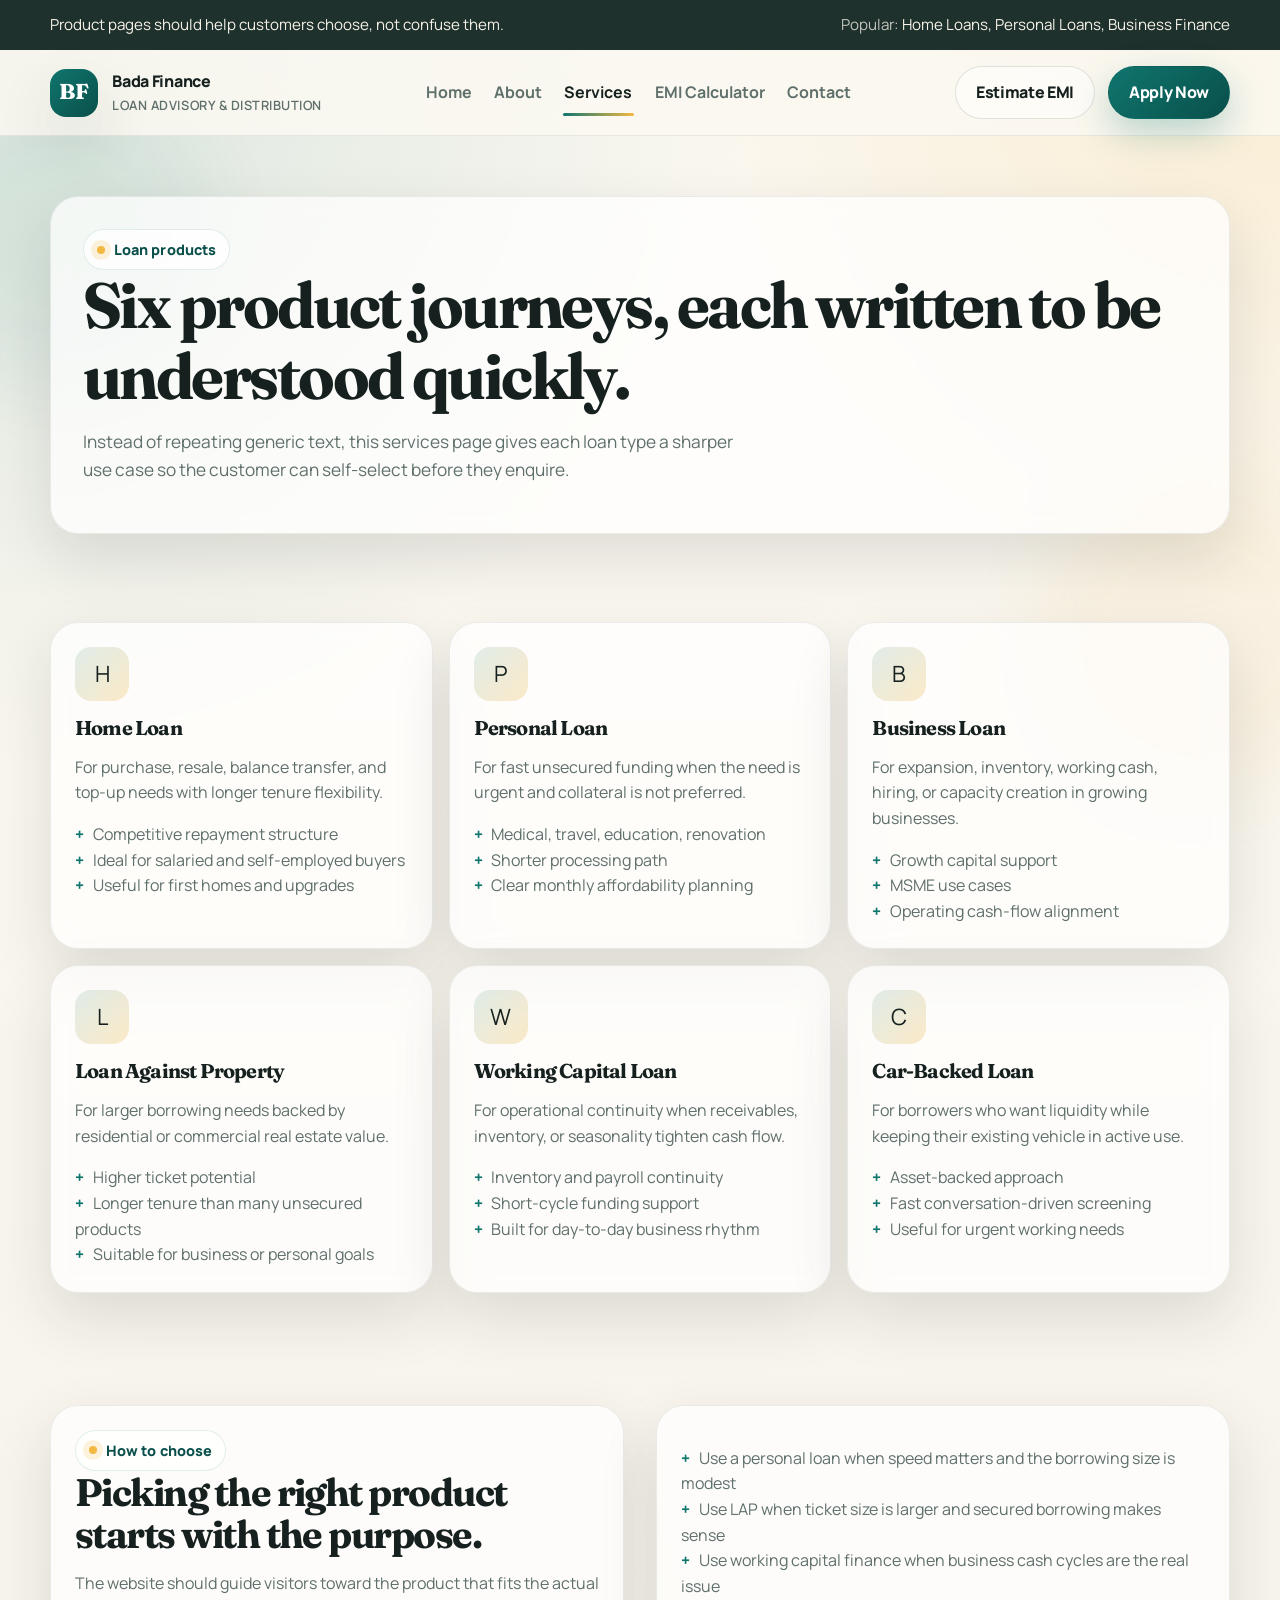
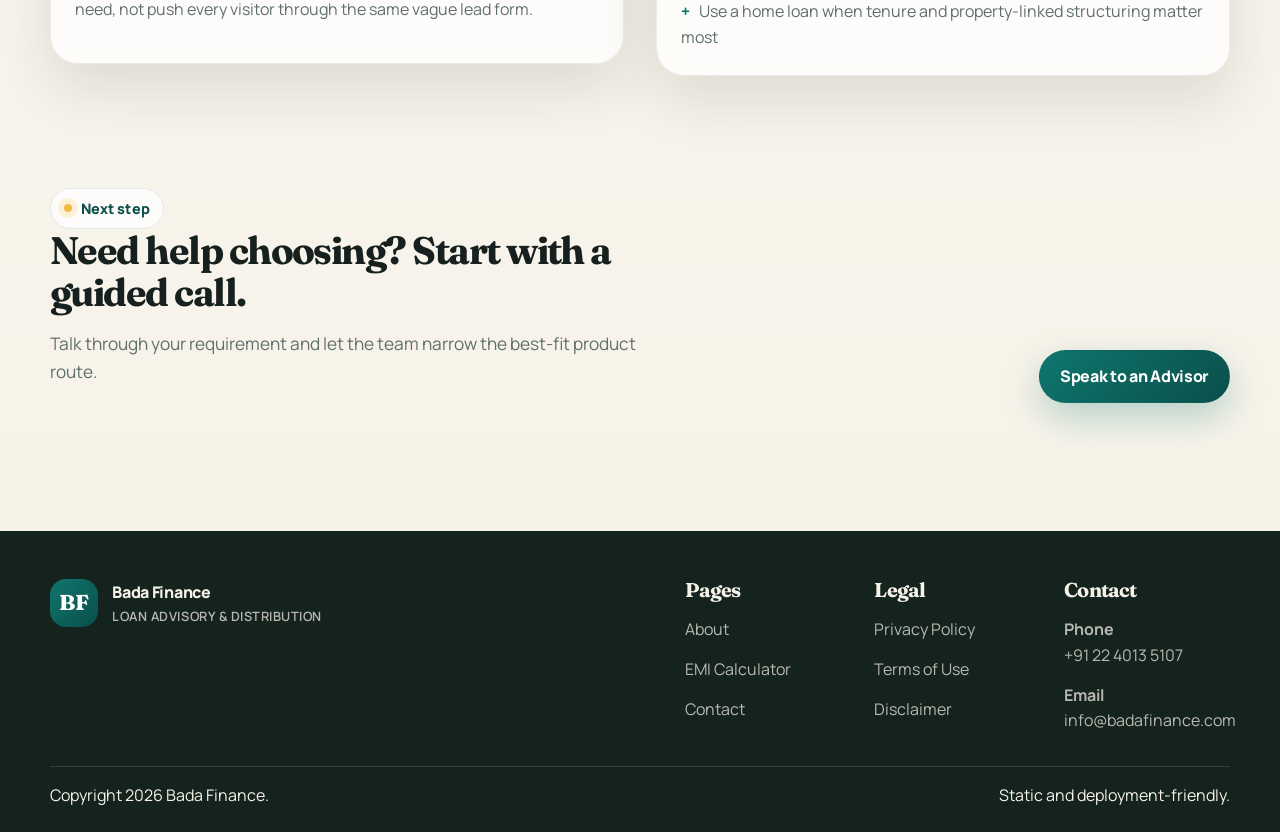
<file: services.html>
<!DOCTYPE html>
<html lang="en">
  <head>
    <meta charset="UTF-8" />
    <meta name="viewport" content="width=device-width, initial-scale=1.0" />
    <title>Services | Home, Personal, Business and Property Loans</title>
    <meta
      name="description"
      content="Explore Bada Finance loan products including home loan, personal loan, business loan, loan against property, working capital, and car-backed finance."
    />
    <link rel="stylesheet" href="styles.css" />
    <script src="script.js" defer></script>
  </head>
  <body data-page="services">
    <div class="site-shell">
      <div class="announcement">
        <div class="container">
          <div>Product pages should help customers choose, not confuse them.</div>
          <div><span>Popular:</span> Home Loans, Personal Loans, Business Finance</div>
        </div>
      </div>

      <header class="site-header">
        <div class="container nav-wrap">
          <a class="brand" href="index.html">
            <span class="brand-mark">BF</span>
            <span>
              Bada Finance
              <small>Loan advisory & distribution</small>
            </span>
          </a>
          <nav class="nav-links" aria-label="Primary">
            <a href="index.html" data-nav="home">Home</a>
            <a href="about.html" data-nav="about">About</a>
            <a href="services.html" data-nav="services">Services</a>
            <a href="emi-calculator.html" data-nav="calculator">EMI Calculator</a>
            <a href="contact.html" data-nav="contact">Contact</a>
          </nav>
          <div class="nav-cta">
            <a class="btn btn-secondary" href="emi-calculator.html">Estimate EMI</a>
            <a class="btn btn-primary" href="contact.html">Apply Now</a>
            <button class="nav-toggle" type="button" aria-label="Toggle menu" aria-expanded="false">Menu</button>
          </div>
        </div>
      </header>

      <main>
        <section class="page-hero">
          <div class="container">
            <div class="panel">
              <span class="eyebrow">Loan products</span>
              <h1>Six product journeys, each written to be understood quickly.</h1>
              <p>
                Instead of repeating generic text, this services page gives each loan type a sharper use case so the
                customer can self-select before they enquire.
              </p>
            </div>
          </div>
        </section>

        <section class="section">
          <div class="container service-grid">
            <article class="card">
              <div class="icon">H</div>
              <h3>Home Loan</h3>
              <p>For purchase, resale, balance transfer, and top-up needs with longer tenure flexibility.</p>
              <ul>
                <li>Competitive repayment structure</li>
                <li>Ideal for salaried and self-employed buyers</li>
                <li>Useful for first homes and upgrades</li>
              </ul>
            </article>
            <article class="card">
              <div class="icon">P</div>
              <h3>Personal Loan</h3>
              <p>For fast unsecured funding when the need is urgent and collateral is not preferred.</p>
              <ul>
                <li>Medical, travel, education, renovation</li>
                <li>Shorter processing path</li>
                <li>Clear monthly affordability planning</li>
              </ul>
            </article>
            <article class="card">
              <div class="icon">B</div>
              <h3>Business Loan</h3>
              <p>For expansion, inventory, working cash, hiring, or capacity creation in growing businesses.</p>
              <ul>
                <li>Growth capital support</li>
                <li>MSME use cases</li>
                <li>Operating cash-flow alignment</li>
              </ul>
            </article>
            <article class="card">
              <div class="icon">L</div>
              <h3>Loan Against Property</h3>
              <p>For larger borrowing needs backed by residential or commercial real estate value.</p>
              <ul>
                <li>Higher ticket potential</li>
                <li>Longer tenure than many unsecured products</li>
                <li>Suitable for business or personal goals</li>
              </ul>
            </article>
            <article class="card">
              <div class="icon">W</div>
              <h3>Working Capital Loan</h3>
              <p>For operational continuity when receivables, inventory, or seasonality tighten cash flow.</p>
              <ul>
                <li>Inventory and payroll continuity</li>
                <li>Short-cycle funding support</li>
                <li>Built for day-to-day business rhythm</li>
              </ul>
            </article>
            <article class="card">
              <div class="icon">C</div>
              <h3>Car-Backed Loan</h3>
              <p>For borrowers who want liquidity while keeping their existing vehicle in active use.</p>
              <ul>
                <li>Asset-backed approach</li>
                <li>Fast conversation-driven screening</li>
                <li>Useful for urgent working needs</li>
              </ul>
            </article>
          </div>
        </section>

        <section class="section">
          <div class="container split-grid">
            <div class="panel card">
              <span class="eyebrow">How to choose</span>
              <h2>Picking the right product starts with the purpose.</h2>
              <p>
                The website should guide visitors toward the product that fits the actual need, not push every visitor
                through the same vague lead form.
              </p>
            </div>
            <div class="panel card">
              <ul class="check-list">
                <li>Use a personal loan when speed matters and the borrowing size is modest</li>
                <li>Use LAP when ticket size is larger and secured borrowing makes sense</li>
                <li>Use working capital finance when business cash cycles are the real issue</li>
                <li>Use a home loan when tenure and property-linked structuring matter most</li>
              </ul>
            </div>
          </div>
        </section>

        <section class="section">
          <div class="container">
            <div class="section-top">
              <div class="section-copy">
                <span class="eyebrow">Next step</span>
                <h2>Need help choosing? Start with a guided call.</h2>
                <p>Talk through your requirement and let the team narrow the best-fit product route.</p>
              </div>
              <a class="btn btn-primary" href="contact.html">Speak to an Advisor</a>
            </div>
          </div>
        </section>
      </main>

      <footer class="site-footer">
        <div class="container">
          <div class="footer-grid">
            <div>
              <a class="brand" href="index.html">
                <span class="brand-mark">BF</span>
                <span>
                  Bada Finance
                  <small>Loan advisory & distribution</small>
                </span>
              </a>
            </div>
            <div class="footer-links">
              <div>
                <h3>Pages</h3>
                <ul class="footer-list">
                  <li><a href="about.html">About</a></li>
                  <li><a href="emi-calculator.html">EMI Calculator</a></li>
                  <li><a href="contact.html">Contact</a></li>
                </ul>
              </div>
              <div>
                <h3>Legal</h3>
                <ul class="footer-list">
                  <li><a href="privacy-policy.html">Privacy Policy</a></li>
                  <li><a href="terms-of-use.html">Terms of Use</a></li>
                  <li><a href="disclaimer.html">Disclaimer</a></li>
                </ul>
              </div>
              <div>
                <h3>Contact</h3>
                <ul class="footer-list">
                  <li><strong>Phone</strong> +91 22 4013 5107</li>
                  <li><strong>Email</strong> info@badafinance.com</li>
                </ul>
              </div>
            </div>
          </div>
          <div class="footer-bottom">
            <div>Copyright <span data-year></span> Bada Finance.</div>
            <div>Static and deployment-friendly.</div>
          </div>
        </div>
      </footer>
    </div>
  </body>
</html>
</file>
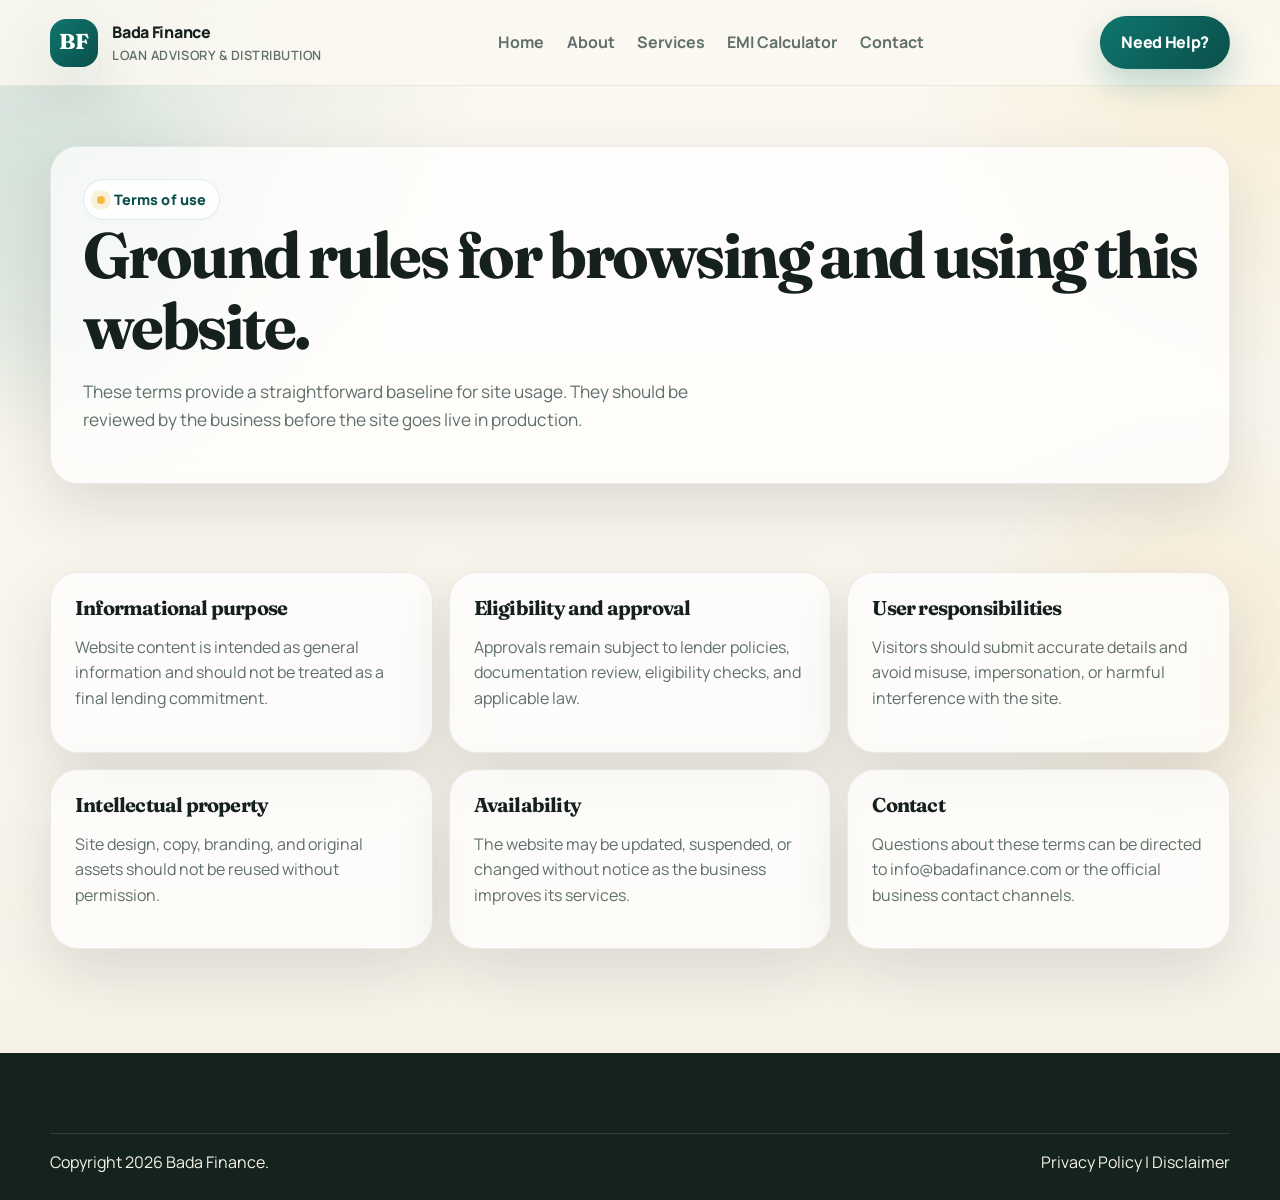
<file: terms-of-use.html>
<!DOCTYPE html>
<html lang="en">
  <head>
    <meta charset="UTF-8" />
    <meta name="viewport" content="width=device-width, initial-scale=1.0" />
    <title>Terms of Use | Bada Finance</title>
    <meta
      name="description"
      content="Review the Bada Finance website terms of use covering site access, informational content, service limitations, and acceptable use."
    />
    <link rel="stylesheet" href="styles.css" />
    <script src="script.js" defer></script>
  </head>
  <body data-page="terms">
    <div class="site-shell">
      <header class="site-header">
        <div class="container nav-wrap">
          <a class="brand" href="index.html">
            <span class="brand-mark">BF</span>
            <span>
              Bada Finance
              <small>Loan advisory & distribution</small>
            </span>
          </a>
          <nav class="nav-links" aria-label="Primary">
            <a href="index.html" data-nav="home">Home</a>
            <a href="about.html" data-nav="about">About</a>
            <a href="services.html" data-nav="services">Services</a>
            <a href="emi-calculator.html" data-nav="calculator">EMI Calculator</a>
            <a href="contact.html" data-nav="contact">Contact</a>
          </nav>
          <div class="nav-cta">
            <a class="btn btn-primary" href="contact.html">Need Help?</a>
            <button class="nav-toggle" type="button" aria-label="Toggle menu" aria-expanded="false">Menu</button>
          </div>
        </div>
      </header>

      <main>
        <section class="page-hero">
          <div class="container">
            <div class="panel">
              <span class="eyebrow">Terms of use</span>
              <h1>Ground rules for browsing and using this website.</h1>
              <p>
                These terms provide a straightforward baseline for site usage. They should be reviewed by the business
                before the site goes live in production.
              </p>
            </div>
          </div>
        </section>

        <section class="section">
          <div class="container legal-grid">
            <article class="card">
              <h3>Informational purpose</h3>
              <p>Website content is intended as general information and should not be treated as a final lending commitment.</p>
            </article>
            <article class="card">
              <h3>Eligibility and approval</h3>
              <p>Approvals remain subject to lender policies, documentation review, eligibility checks, and applicable law.</p>
            </article>
            <article class="card">
              <h3>User responsibilities</h3>
              <p>Visitors should submit accurate details and avoid misuse, impersonation, or harmful interference with the site.</p>
            </article>
            <article class="card">
              <h3>Intellectual property</h3>
              <p>Site design, copy, branding, and original assets should not be reused without permission.</p>
            </article>
            <article class="card">
              <h3>Availability</h3>
              <p>The website may be updated, suspended, or changed without notice as the business improves its services.</p>
            </article>
            <article class="card">
              <h3>Contact</h3>
              <p>Questions about these terms can be directed to info@badafinance.com or the official business contact channels.</p>
            </article>
          </div>
        </section>
      </main>

      <footer class="site-footer">
        <div class="container">
          <div class="footer-bottom">
            <div>Copyright <span data-year></span> Bada Finance.</div>
            <div><a href="privacy-policy.html">Privacy Policy</a> | <a href="disclaimer.html">Disclaimer</a></div>
          </div>
        </div>
      </footer>
    </div>
  </body>
</html>
</file>
<file: styles.css>
@import url("https://fonts.googleapis.com/css2?family=Fraunces:wght@500;600;700&family=Manrope:wght@400;500;600;700;800&display=swap");

:root {
  --bg: #f6f2e8;
  --surface: #fffdf8;
  --surface-strong: #fff9ef;
  --surface-dark: #1e312d;
  --text: #16211f;
  --muted: #5f6f6b;
  --line: rgba(22, 33, 31, 0.12);
  --brand: #0f766e;
  --brand-deep: #0a4f4a;
  --accent: #f4b942;
  --accent-soft: #fde7b7;
  --success: #1a7f5a;
  --danger: #a83232;
  --shadow: 0 24px 60px rgba(22, 33, 31, 0.12);
  --radius-lg: 28px;
  --radius-md: 20px;
  --radius-sm: 14px;
  --container: 1180px;
}

*,
*::before,
*::after {
  box-sizing: border-box;
}

html {
  scroll-behavior: smooth;
}

body {
  margin: 0;
  font-family: "Manrope", sans-serif;
  color: var(--text);
  background:
    radial-gradient(circle at top left, rgba(15, 118, 110, 0.14), transparent 28%),
    radial-gradient(circle at top right, rgba(244, 185, 66, 0.18), transparent 22%),
    linear-gradient(180deg, #fbf8f1 0%, var(--bg) 100%);
  line-height: 1.6;
}

img {
  max-width: 100%;
  display: block;
}

a {
  color: inherit;
  text-decoration: none;
}

button,
input,
select,
textarea {
  font: inherit;
}

.container {
  width: min(calc(100% - 2rem), var(--container));
  margin: 0 auto;
}

.site-shell {
  position: relative;
  overflow: hidden;
}

.site-shell::before,
.site-shell::after {
  content: "";
  position: fixed;
  inset: auto;
  z-index: -1;
  pointer-events: none;
  width: 320px;
  height: 320px;
  border-radius: 50%;
  filter: blur(40px);
  opacity: 0.45;
}

.site-shell::before {
  background: rgba(15, 118, 110, 0.12);
  top: 8%;
  left: -8%;
}

.site-shell::after {
  background: rgba(244, 185, 66, 0.18);
  bottom: 12%;
  right: -6%;
}

.announcement {
  background: var(--surface-dark);
  color: #f7f2e8;
  font-size: 0.95rem;
}

.announcement .container {
  display: flex;
  justify-content: space-between;
  gap: 1rem;
  padding: 0.8rem 0;
  flex-wrap: wrap;
}

.announcement span {
  color: rgba(247, 242, 232, 0.76);
}

.site-header {
  position: sticky;
  top: 0;
  z-index: 20;
  backdrop-filter: blur(16px);
  background: rgba(251, 248, 241, 0.85);
  border-bottom: 1px solid rgba(22, 33, 31, 0.08);
}

.nav-wrap {
  display: flex;
  align-items: center;
  justify-content: space-between;
  gap: 1.5rem;
  padding: 1rem 0;
}

.brand {
  display: inline-flex;
  align-items: center;
  gap: 0.9rem;
  font-weight: 800;
  letter-spacing: -0.02em;
}

.brand-mark {
  width: 48px;
  height: 48px;
  border-radius: 16px;
  display: grid;
  place-items: center;
  background: linear-gradient(135deg, var(--brand), var(--brand-deep));
  color: #fff;
  font-family: "Fraunces", serif;
  font-size: 1.35rem;
  box-shadow: var(--shadow);
}

.brand small {
  display: block;
  color: var(--muted);
  font-size: 0.8rem;
  font-weight: 600;
  letter-spacing: 0.04em;
  text-transform: uppercase;
}

.nav-links {
  display: flex;
  align-items: center;
  gap: 1.2rem;
}

.nav-links a {
  color: var(--muted);
  font-weight: 700;
  padding: 0.45rem 0.1rem;
  position: relative;
}

.nav-links a.active,
.nav-links a:hover {
  color: var(--text);
}

.nav-links a.active::after,
.nav-links a:hover::after {
  content: "";
  position: absolute;
  left: 0;
  right: 0;
  bottom: -0.25rem;
  height: 3px;
  border-radius: 999px;
  background: linear-gradient(90deg, var(--brand), var(--accent));
}

.nav-cta {
  display: flex;
  align-items: center;
  gap: 0.8rem;
}

.nav-toggle {
  display: none;
  border: 0;
  background: var(--surface);
  width: 48px;
  height: 48px;
  border-radius: 14px;
  box-shadow: inset 0 0 0 1px var(--line);
}

.btn {
  display: inline-flex;
  align-items: center;
  justify-content: center;
  gap: 0.55rem;
  min-height: 48px;
  padding: 0.8rem 1.25rem;
  border-radius: 999px;
  font-weight: 800;
  letter-spacing: -0.02em;
  border: 1px solid transparent;
  transition: transform 180ms ease, box-shadow 180ms ease, background 180ms ease;
}

.btn:hover {
  transform: translateY(-1px);
}

.btn-primary {
  color: #fff;
  background: linear-gradient(135deg, var(--brand), var(--brand-deep));
  box-shadow: 0 14px 36px rgba(15, 118, 110, 0.28);
}

.btn-secondary {
  background: rgba(255, 255, 255, 0.55);
  border-color: var(--line);
}

.btn-block {
  width: 100%;
}

.hero {
  padding: 4.75rem 0 3rem;
}

.hero-grid,
.split-grid,
.contact-grid,
.calculator-grid,
.footer-grid {
  display: grid;
  gap: 2rem;
}

.hero-grid {
  grid-template-columns: minmax(0, 1.2fr) minmax(320px, 0.9fr);
  align-items: center;
}

.eyebrow {
  display: inline-flex;
  align-items: center;
  gap: 0.55rem;
  padding: 0.5rem 0.8rem;
  background: rgba(255, 255, 255, 0.74);
  border: 1px solid rgba(15, 118, 110, 0.12);
  border-radius: 999px;
  color: var(--brand-deep);
  font-size: 0.9rem;
  font-weight: 800;
  letter-spacing: 0.01em;
}

.eyebrow::before {
  content: "";
  width: 8px;
  height: 8px;
  border-radius: 50%;
  background: var(--accent);
  box-shadow: 0 0 0 6px rgba(244, 185, 66, 0.18);
}

h1,
h2,
h3,
.display {
  font-family: "Fraunces", serif;
  line-height: 1.1;
  letter-spacing: -0.04em;
  margin: 0 0 1rem;
}

h1,
.display {
  font-size: clamp(2.6rem, 5vw, 5.4rem);
}

h2 {
  font-size: clamp(2rem, 3vw, 3.4rem);
}

h3 {
  font-size: 1.25rem;
}

.hero-copy p,
.section-copy p,
.page-hero p {
  color: var(--muted);
  font-size: 1.08rem;
  max-width: 60ch;
}

.hero-actions,
.stack-actions {
  display: flex;
  gap: 0.9rem;
  flex-wrap: wrap;
  margin: 1.6rem 0 2rem;
}

.trust-strip,
.stats-grid,
.service-grid,
.feature-grid,
.process-grid,
.story-grid,
.legal-grid,
.branch-grid,
.insight-grid {
  display: grid;
  gap: 1rem;
}

.trust-strip {
  grid-template-columns: repeat(3, minmax(0, 1fr));
}

.pill,
.metric,
.card,
.panel,
.branch-card,
.quote-card {
  background: rgba(255, 255, 255, 0.72);
  border: 1px solid rgba(22, 33, 31, 0.08);
  box-shadow: var(--shadow);
  backdrop-filter: blur(10px);
}

.pill {
  padding: 1rem 1.1rem;
  border-radius: 18px;
  font-weight: 700;
  color: var(--muted);
}

.pill strong {
  display: block;
  color: var(--text);
  font-size: 1.05rem;
  margin-bottom: 0.2rem;
}

.panel,
.card,
.branch-card,
.quote-card {
  border-radius: var(--radius-lg);
}

.hero-panel {
  padding: 1.5rem;
  background:
    linear-gradient(180deg, rgba(255, 255, 255, 0.88), rgba(255, 249, 239, 0.94)),
    var(--surface);
}

.hero-panel .hero-badge {
  display: inline-flex;
  align-items: center;
  gap: 0.5rem;
  padding: 0.45rem 0.75rem;
  border-radius: 999px;
  background: rgba(15, 118, 110, 0.08);
  color: var(--brand-deep);
  font-weight: 800;
  margin-bottom: 1rem;
}

.hero-panel .metric-large {
  font-size: clamp(2.7rem, 5vw, 4rem);
  font-family: "Fraunces", serif;
  margin-bottom: 0.35rem;
}

.hero-panel ul {
  list-style: none;
  padding: 0;
  margin: 1.2rem 0 0;
  display: grid;
  gap: 0.8rem;
}

.hero-panel li::before,
.card ul li::before,
.check-list li::before {
  content: "+";
  color: var(--brand);
  font-weight: 900;
  margin-right: 0.55rem;
}

.hero-panel li,
.card ul li,
.check-list li {
  color: var(--muted);
}

.section {
  padding: 3.5rem 0;
}

.section-top {
  display: flex;
  justify-content: space-between;
  align-items: end;
  gap: 1rem;
  margin-bottom: 1.5rem;
  flex-wrap: wrap;
}

.section-copy {
  max-width: 60ch;
}

.stats-grid {
  grid-template-columns: repeat(4, minmax(0, 1fr));
}

.metric {
  padding: 1.4rem;
  border-radius: 22px;
}

.metric strong {
  display: block;
  font-size: 2rem;
  font-family: "Fraunces", serif;
  margin-bottom: 0.35rem;
}

.metric span {
  color: var(--muted);
}

.service-grid {
  grid-template-columns: repeat(3, minmax(0, 1fr));
}

.card {
  padding: 1.5rem;
}

.card .icon {
  width: 54px;
  height: 54px;
  display: grid;
  place-items: center;
  border-radius: 16px;
  font-size: 1.4rem;
  margin-bottom: 1rem;
  background: linear-gradient(135deg, rgba(15, 118, 110, 0.12), rgba(244, 185, 66, 0.28));
}

.card p,
.card li,
.page-hero .meta-row,
.muted {
  color: var(--muted);
}

.card ul,
.check-list {
  list-style: none;
  padding: 0;
  margin: 1rem 0 0;
}

.feature-grid {
  grid-template-columns: 1.1fr 0.9fr;
}

.showcase {
  padding: 2rem;
  position: relative;
  overflow: hidden;
  min-height: 100%;
}

.showcase::after {
  content: "";
  position: absolute;
  inset: auto -10% -30% auto;
  width: 240px;
  height: 240px;
  border-radius: 50%;
  background: rgba(244, 185, 66, 0.22);
  filter: blur(10px);
}

.showcase-bar {
  display: flex;
  justify-content: space-between;
  gap: 1rem;
  margin-bottom: 1.5rem;
  align-items: center;
}

.score-ring {
  width: 128px;
  aspect-ratio: 1;
  border-radius: 50%;
  display: grid;
  place-items: center;
  background:
    radial-gradient(circle at center, rgba(255, 255, 255, 0.96) 0 48%, transparent 49%),
    conic-gradient(var(--brand) 0 72%, rgba(15, 118, 110, 0.12) 72% 100%);
  box-shadow: inset 0 0 0 12px rgba(255, 255, 255, 0.65);
}

.score-ring strong {
  font-size: 2rem;
  font-family: "Fraunces", serif;
}

.timeline {
  display: grid;
  gap: 0.9rem;
}

.timeline-item {
  padding: 1rem 1.1rem;
  border-radius: 20px;
  background: rgba(255, 255, 255, 0.56);
  border: 1px solid rgba(22, 33, 31, 0.08);
}

.timeline-item strong {
  display: inline-block;
  margin-bottom: 0.4rem;
}

.process-grid,
.story-grid,
.legal-grid,
.branch-grid,
.insight-grid {
  grid-template-columns: repeat(3, minmax(0, 1fr));
}

.step-number {
  width: 42px;
  height: 42px;
  display: grid;
  place-items: center;
  border-radius: 14px;
  background: rgba(15, 118, 110, 0.1);
  color: var(--brand-deep);
  font-weight: 900;
  margin-bottom: 1rem;
}

.quote-card {
  padding: 1.5rem;
}

.quote-card p {
  font-size: 1.05rem;
}

.quote-card strong {
  display: block;
  margin-top: 1rem;
}

.page-hero {
  padding: 3.75rem 0 2rem;
}

.page-hero .panel {
  padding: 2rem;
}

.meta-row {
  display: flex;
  gap: 1.5rem;
  flex-wrap: wrap;
  margin-top: 1.25rem;
  font-weight: 700;
}

.split-grid {
  grid-template-columns: 1fr 1fr;
  align-items: start;
}

.contact-grid,
.calculator-grid,
.footer-grid {
  grid-template-columns: 1.05fr 0.95fr;
}

.form-card,
.info-card,
.calculator-card,
.result-card {
  padding: 1.5rem;
}

.form-row {
  display: grid;
  gap: 0.85rem;
  margin-bottom: 0.95rem;
}

label {
  font-weight: 800;
  font-size: 0.95rem;
}

input,
select,
textarea {
  width: 100%;
  border: 1px solid rgba(22, 33, 31, 0.14);
  background: rgba(255, 255, 255, 0.78);
  color: var(--text);
  padding: 0.9rem 1rem;
  border-radius: 16px;
  outline: none;
}

input:focus,
select:focus,
textarea:focus {
  border-color: rgba(15, 118, 110, 0.5);
  box-shadow: 0 0 0 4px rgba(15, 118, 110, 0.1);
}

textarea {
  min-height: 140px;
  resize: vertical;
}

.form-message {
  display: none;
  margin-top: 1rem;
  padding: 0.9rem 1rem;
  border-radius: 16px;
  font-weight: 700;
}

.form-message.show {
  display: block;
}

.form-message.success {
  background: rgba(26, 127, 90, 0.1);
  color: var(--success);
}

.form-message.error {
  background: rgba(168, 50, 50, 0.1);
  color: var(--danger);
}

.contact-list,
.footer-list {
  list-style: none;
  padding: 0;
  margin: 0;
  display: grid;
  gap: 0.9rem;
}

.contact-list li strong,
.footer-list strong {
  display: block;
}

.branch-card {
  padding: 1.4rem;
}

.kpi-row {
  display: grid;
  grid-template-columns: repeat(3, minmax(0, 1fr));
  gap: 1rem;
  margin-top: 1rem;
}

.kpi {
  background: rgba(15, 118, 110, 0.08);
  border-radius: 18px;
  padding: 1rem;
}

.kpi strong {
  display: block;
  font-family: "Fraunces", serif;
  font-size: 1.5rem;
}

.calculator-figure {
  display: grid;
  gap: 1rem;
}

.result-card {
  background: linear-gradient(135deg, var(--surface-dark), #27453f);
  color: #f7f2e8;
}

.result-card .result-label {
  color: rgba(247, 242, 232, 0.72);
  font-size: 0.92rem;
  text-transform: uppercase;
  letter-spacing: 0.08em;
}

.result-card .result-value {
  font-size: clamp(2.2rem, 4vw, 3.4rem);
  font-family: "Fraunces", serif;
  margin: 0.25rem 0 1rem;
}

.breakup {
  display: grid;
  gap: 0.8rem;
}

.breakup-item {
  display: flex;
  justify-content: space-between;
  gap: 1rem;
  border-top: 1px solid rgba(247, 242, 232, 0.12);
  padding-top: 0.8rem;
}

.site-footer {
  padding: 3rem 0 1.5rem;
  background: #15231f;
  color: #f6f2e8;
  margin-top: 3rem;
}

.site-footer .brand small,
.site-footer .footer-list,
.site-footer .footer-list a,
.site-footer .muted {
  color: rgba(246, 242, 232, 0.72);
}

.site-footer .brand-mark {
  box-shadow: none;
}

.footer-grid {
  gap: 2rem;
  align-items: start;
}

.footer-links {
  display: grid;
  grid-template-columns: repeat(3, minmax(0, 1fr));
  gap: 1.5rem;
}

.footer-bottom {
  border-top: 1px solid rgba(246, 242, 232, 0.12);
  margin-top: 2rem;
  padding-top: 1rem;
  display: flex;
  justify-content: space-between;
  gap: 1rem;
  flex-wrap: wrap;
}

.sr-only {
  position: absolute;
  width: 1px;
  height: 1px;
  padding: 0;
  margin: -1px;
  overflow: hidden;
  clip: rect(0, 0, 0, 0);
  white-space: nowrap;
  border: 0;
}

@media (max-width: 980px) {
  .nav-toggle {
    display: inline-grid;
    place-items: center;
  }

  .nav-links,
  .nav-cta .btn-secondary {
    display: none;
  }

  .nav-wrap.menu-open {
    align-items: start;
  }

  .nav-wrap.menu-open .nav-links {
    display: flex;
    position: absolute;
    top: calc(100% + 0.5rem);
    left: 1rem;
    right: 1rem;
    flex-direction: column;
    background: rgba(251, 248, 241, 0.98);
    border: 1px solid var(--line);
    border-radius: 22px;
    padding: 1rem;
    box-shadow: var(--shadow);
  }

  .hero-grid,
  .feature-grid,
  .split-grid,
  .contact-grid,
  .calculator-grid,
  .footer-grid {
    grid-template-columns: 1fr;
  }

  .stats-grid,
  .service-grid,
  .process-grid,
  .story-grid,
  .legal-grid,
  .branch-grid,
  .insight-grid,
  .footer-links,
  .kpi-row,
  .trust-strip {
    grid-template-columns: repeat(2, minmax(0, 1fr));
  }
}

@media (max-width: 640px) {
  .hero,
  .page-hero {
    padding-top: 2.8rem;
  }

  .stats-grid,
  .service-grid,
  .process-grid,
  .story-grid,
  .legal-grid,
  .branch-grid,
  .insight-grid,
  .footer-links,
  .kpi-row,
  .trust-strip {
    grid-template-columns: 1fr;
  }

  .announcement .container,
  .section-top,
  .footer-bottom {
    flex-direction: column;
    align-items: start;
  }

  .hero-panel,
  .panel,
  .card,
  .quote-card,
  .branch-card {
    border-radius: 22px;
  }
}
</file>
